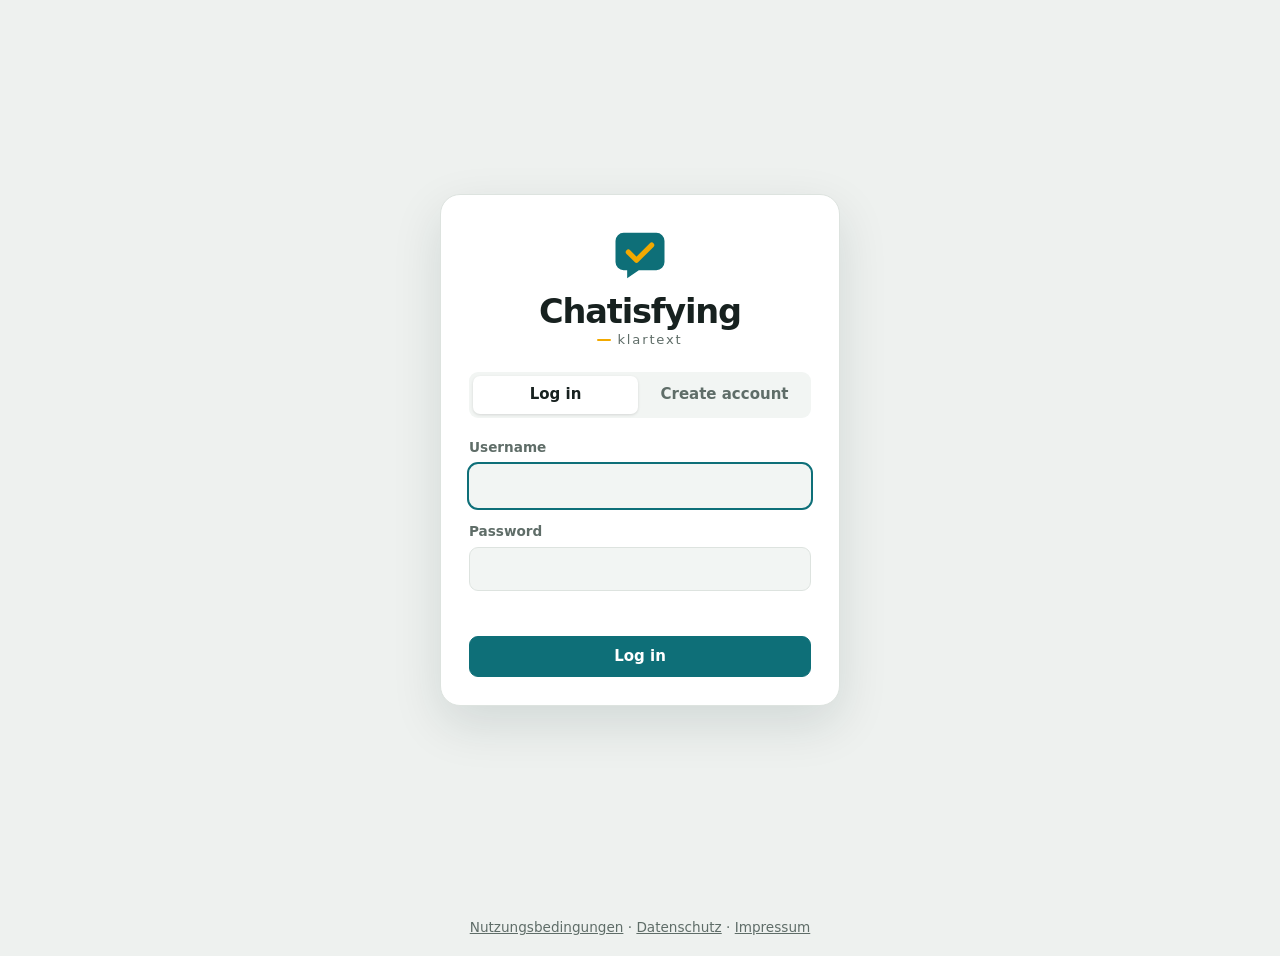
<file: frontend/index.html>
<!doctype html>
<html lang="en">
<head>
  <meta charset="utf-8">
  <meta name="viewport" content="width=device-width, initial-scale=1, viewport-fit=cover">
  <title>Chatisfying · klartext</title>
  <link rel="icon" href="assets/images/logo.svg" type="image/svg+xml">
  <script>try{var t=localStorage.getItem("chatisfying_theme");if(t==="light"||t==="dark")document.documentElement.dataset.theme=t}catch(e){}</script>
  <link rel="manifest" href="manifest.webmanifest">
  <link rel="apple-touch-icon" href="assets/images/icon-180.png">
  <meta name="apple-mobile-web-app-capable" content="yes">
  <meta name="mobile-web-app-capable" content="yes">
  <meta name="theme-color" content="#0e8a96">
  <link rel="stylesheet" href="style.css">
</head>
<body>
  <div id="app" class="boot"><p>Loading Chatisfying…</p></div>
  <noscript>Chatisfying needs JavaScript to run.</noscript>
  <script type="module" src="app.js"></script>
</body>
</html>
</file>
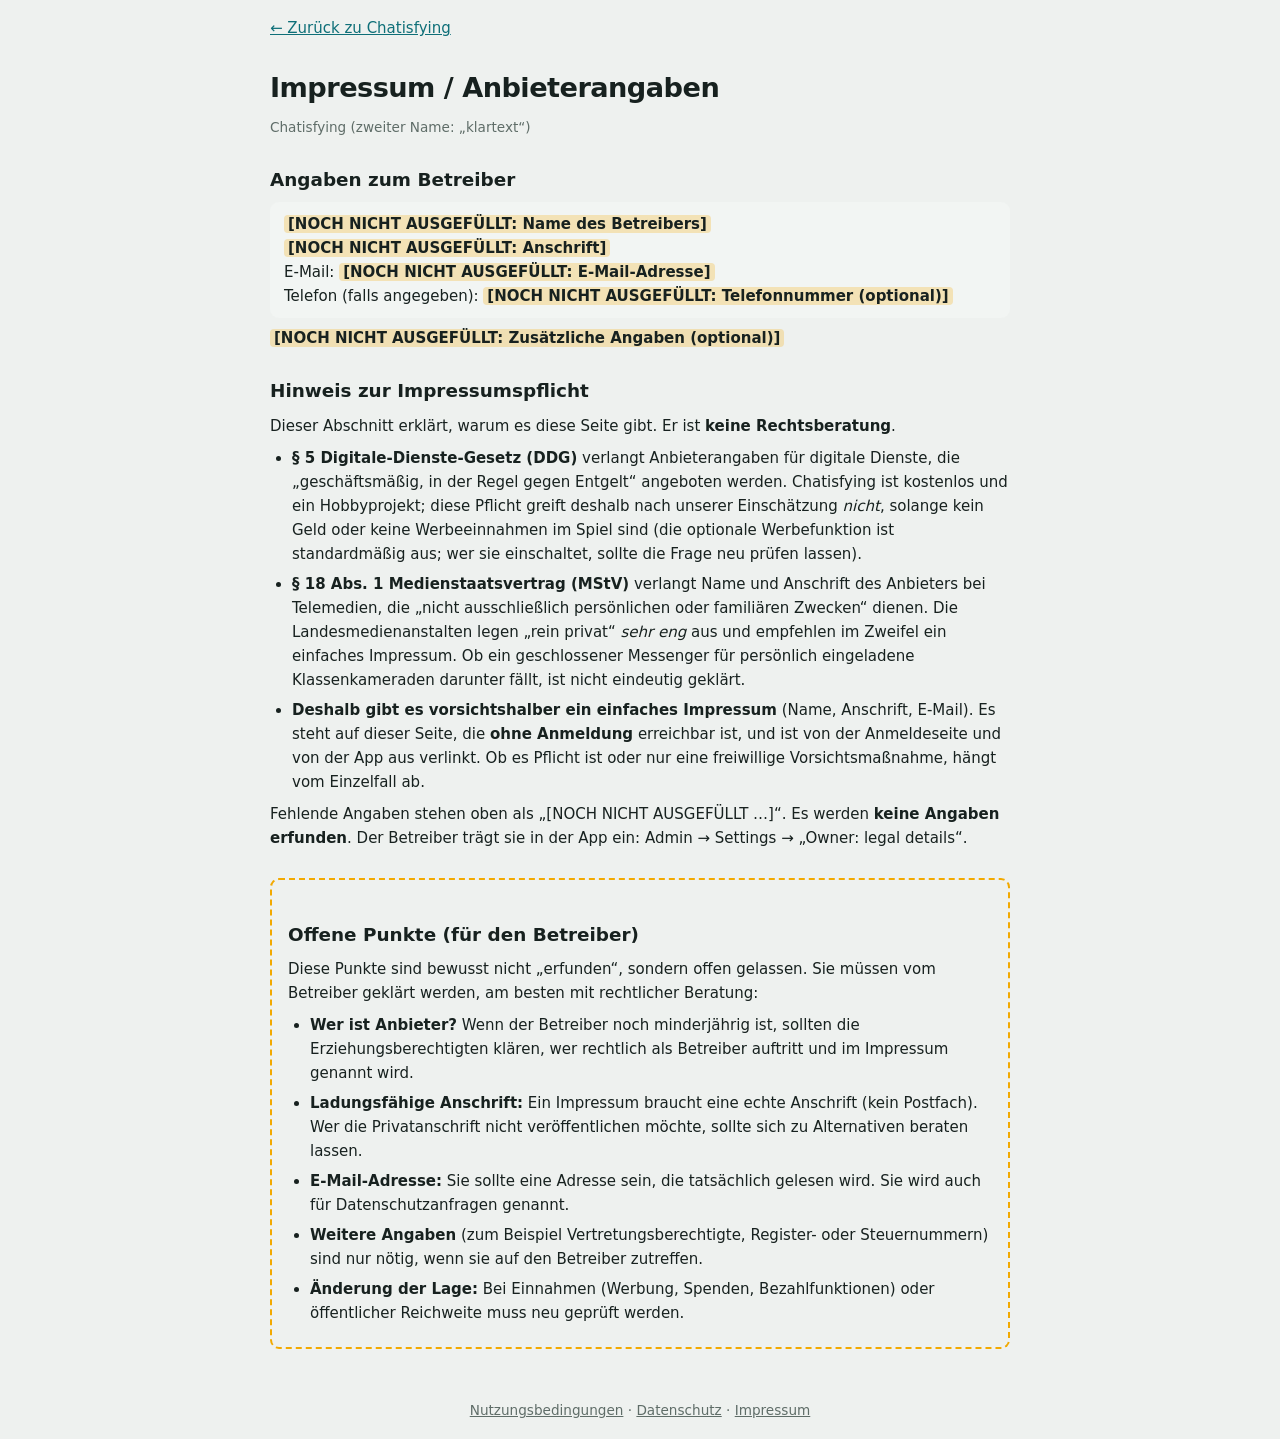
<file: frontend/imprint.html>
<!doctype html>
<html lang="de">
<head>
  <meta charset="utf-8">
  <meta name="viewport" content="width=device-width, initial-scale=1, viewport-fit=cover">
  <title>Impressum · Chatisfying klartext</title>
  <link rel="icon" href="assets/images/logo.svg" type="image/svg+xml">
  <script>try{var t=localStorage.getItem("chatisfying_theme");if(t==="light"||t==="dark")document.documentElement.dataset.theme=t}catch(e){}</script>
  <link rel="stylesheet" href="style.css">
</head>
<body data-page="legal" class="legal-page">
  <header class="legal-head"><a href="index.html">← Zurück zu Chatisfying</a></header>
  <main class="legal">

    <h1>Impressum / Anbieterangaben</h1>
    <p class="muted">Chatisfying (zweiter Name: „klartext“)</p>

    <h2>Angaben zum Betreiber</h2>
    <p class="operator">
      <span data-op="operator_name" data-label="Name des Betreibers" class="todo">[NOCH NICHT AUSGEFÜLLT: Name des Betreibers]</span><br>
      <span data-op="operator_address" data-label="Anschrift" class="todo">[NOCH NICHT AUSGEFÜLLT: Anschrift]</span><br>
      E-Mail: <span data-op="operator_email" data-label="E-Mail-Adresse" class="todo">[NOCH NICHT AUSGEFÜLLT: E-Mail-Adresse]</span><br>
      Telefon (falls angegeben): <span data-op="operator_phone" data-label="Telefonnummer (optional)" class="todo">[NOCH NICHT AUSGEFÜLLT: Telefonnummer (optional)]</span>
    </p>
    <p><span data-op="note" data-label="Zusätzliche Angaben (optional)" class="todo">[NOCH NICHT AUSGEFÜLLT: Zusätzliche Angaben (optional)]</span></p>

    <h2>Hinweis zur Impressumspflicht</h2>
    <p>Dieser Abschnitt erklärt, warum es diese Seite gibt. Er ist <strong>keine Rechtsberatung</strong>.</p>
    <ul>
      <li><strong>§ 5 Digitale-Dienste-Gesetz (DDG)</strong> verlangt Anbieterangaben für digitale Dienste, die „geschäftsmäßig, in der Regel gegen Entgelt“ angeboten werden. Chatisfying ist kostenlos und ein Hobbyprojekt; diese Pflicht greift deshalb nach unserer Einschätzung <em>nicht</em>, solange kein Geld oder keine Werbeeinnahmen im Spiel sind (die optionale Werbefunktion ist standardmäßig aus; wer sie einschaltet, sollte die Frage neu prüfen lassen).</li>
      <li><strong>§ 18 Abs. 1 Medienstaatsvertrag (MStV)</strong> verlangt Name und Anschrift des Anbieters bei Telemedien, die „nicht ausschließlich persönlichen oder familiären Zwecken“ dienen. Die Landesmedienanstalten legen „rein privat“ <em>sehr eng</em> aus und empfehlen im Zweifel ein einfaches Impressum. Ob ein geschlossener Messenger für persönlich eingeladene Klassenkameraden darunter fällt, ist nicht eindeutig geklärt.</li>
      <li><strong>Deshalb gibt es vorsichtshalber ein einfaches Impressum</strong> (Name, Anschrift, E-Mail). Es steht auf dieser Seite, die <strong>ohne Anmeldung</strong> erreichbar ist, und ist von der Anmeldeseite und von der App aus verlinkt. Ob es Pflicht ist oder nur eine freiwillige Vorsichtsmaßnahme, hängt vom Einzelfall ab.</li>
    </ul>
    <p>Fehlende Angaben stehen oben als „[NOCH NICHT AUSGEFÜLLT …]“. Es werden <strong>keine Angaben erfunden</strong>. Der Betreiber trägt sie in der App ein: Admin → Settings → „Owner: legal details“.</p>

    <div class="todo-box"><h2>Offene Punkte (für den Betreiber)</h2><p>Diese Punkte sind bewusst nicht „erfunden“, sondern offen gelassen. Sie müssen vom Betreiber geklärt werden, am besten mit rechtlicher Beratung:</p><ul><li><strong>Wer ist Anbieter?</strong> Wenn der Betreiber noch minderjährig ist, sollten die Erziehungsberechtigten klären, wer rechtlich als Betreiber auftritt und im Impressum genannt wird.</li><li><strong>Ladungsfähige Anschrift:</strong> Ein Impressum braucht eine echte Anschrift (kein Postfach). Wer die Privatanschrift nicht veröffentlichen möchte, sollte sich zu Alternativen beraten lassen.</li><li><strong>E-Mail-Adresse:</strong> Sie sollte eine Adresse sein, die tatsächlich gelesen wird. Sie wird auch für Datenschutzanfragen genannt.</li><li><strong>Weitere Angaben</strong> (zum Beispiel Vertretungsberechtigte, Register- oder Steuernummern) sind nur nötig, wenn sie auf den Betreiber zutreffen.</li><li><strong>Änderung der Lage:</strong> Bei Einnahmen (Werbung, Spenden, Bezahlfunktionen) oder öffentlicher Reichweite muss neu geprüft werden.</li></ul></div>

  </main>
  <footer class="legal-footer">
    <a href="terms.html">Nutzungsbedingungen</a> · <a href="privacy.html">Datenschutz</a> · <a href="imprint.html">Impressum</a>
  </footer>
  <script type="module" src="legal.js"></script>
</body>
</html>
</file>
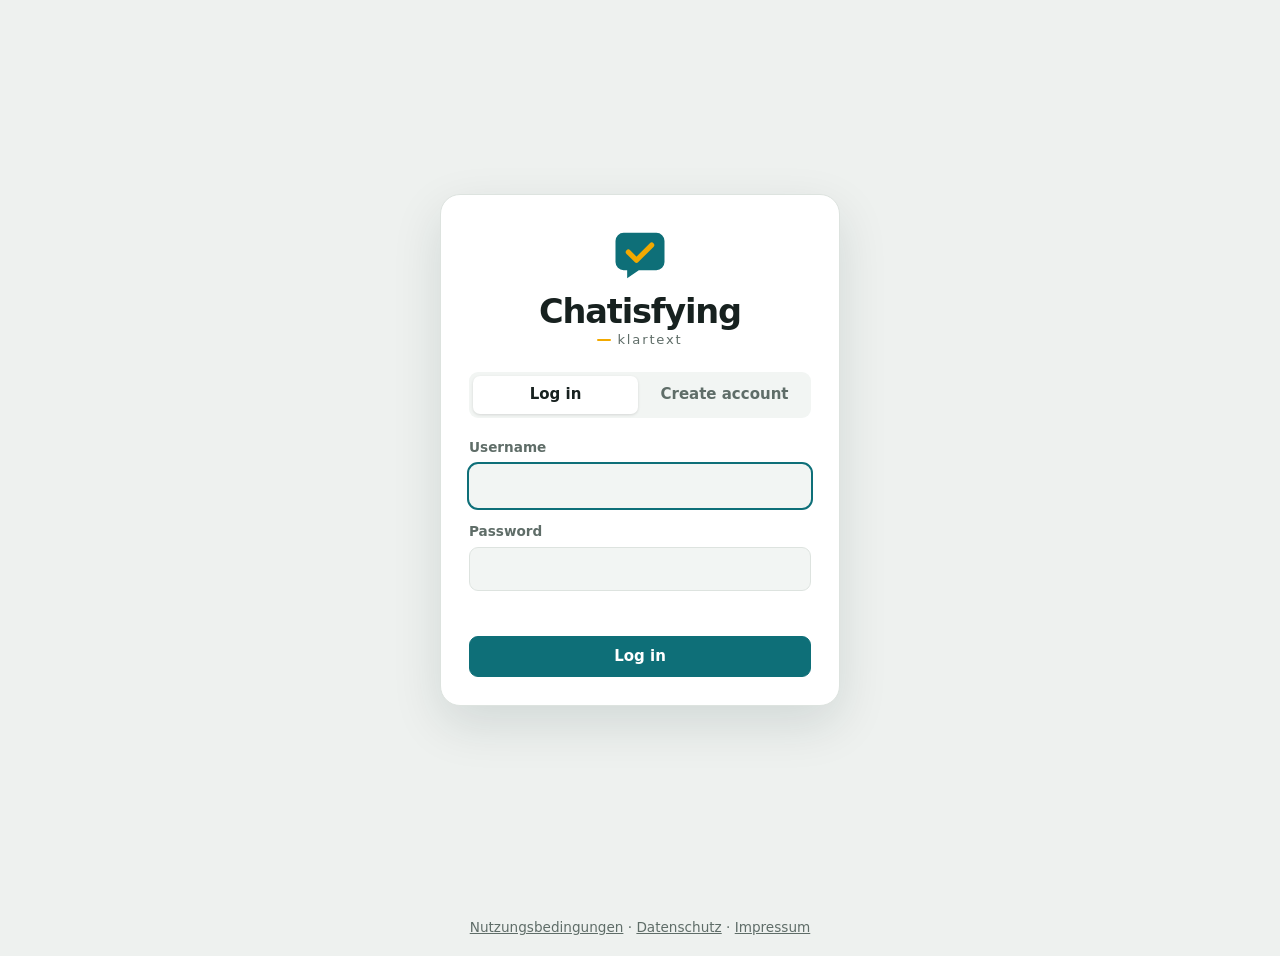
<file: frontend/login.html>
<!doctype html>
<html lang="en">
<head>
  <meta charset="utf-8">
  <meta name="viewport" content="width=device-width, initial-scale=1, viewport-fit=cover">
  <title>Log in · Chatisfying klartext</title>
  <link rel="icon" href="assets/images/logo.svg" type="image/svg+xml">
  <script>try{var t=localStorage.getItem("chatisfying_theme");if(t==="light"||t==="dark")document.documentElement.dataset.theme=t}catch(e){}</script>
  <link rel="manifest" href="manifest.webmanifest">
  <link rel="apple-touch-icon" href="assets/images/icon-180.png">
  <meta name="apple-mobile-web-app-capable" content="yes">
  <meta name="mobile-web-app-capable" content="yes">
  <meta name="theme-color" content="#0e8a96">
  <link rel="stylesheet" href="style.css">
</head>
<body data-page="login">
  <main id="login-root" class="login"></main>
  <footer class="legal-footer">
    <a href="terms.html">Nutzungsbedingungen</a> · <a href="privacy.html">Datenschutz</a> · <a href="imprint.html">Impressum</a>
  </footer>
  <noscript>Chatisfying needs JavaScript to run.</noscript>
  <script type="module" src="auth.js"></script>
</body>
</html>
</file>
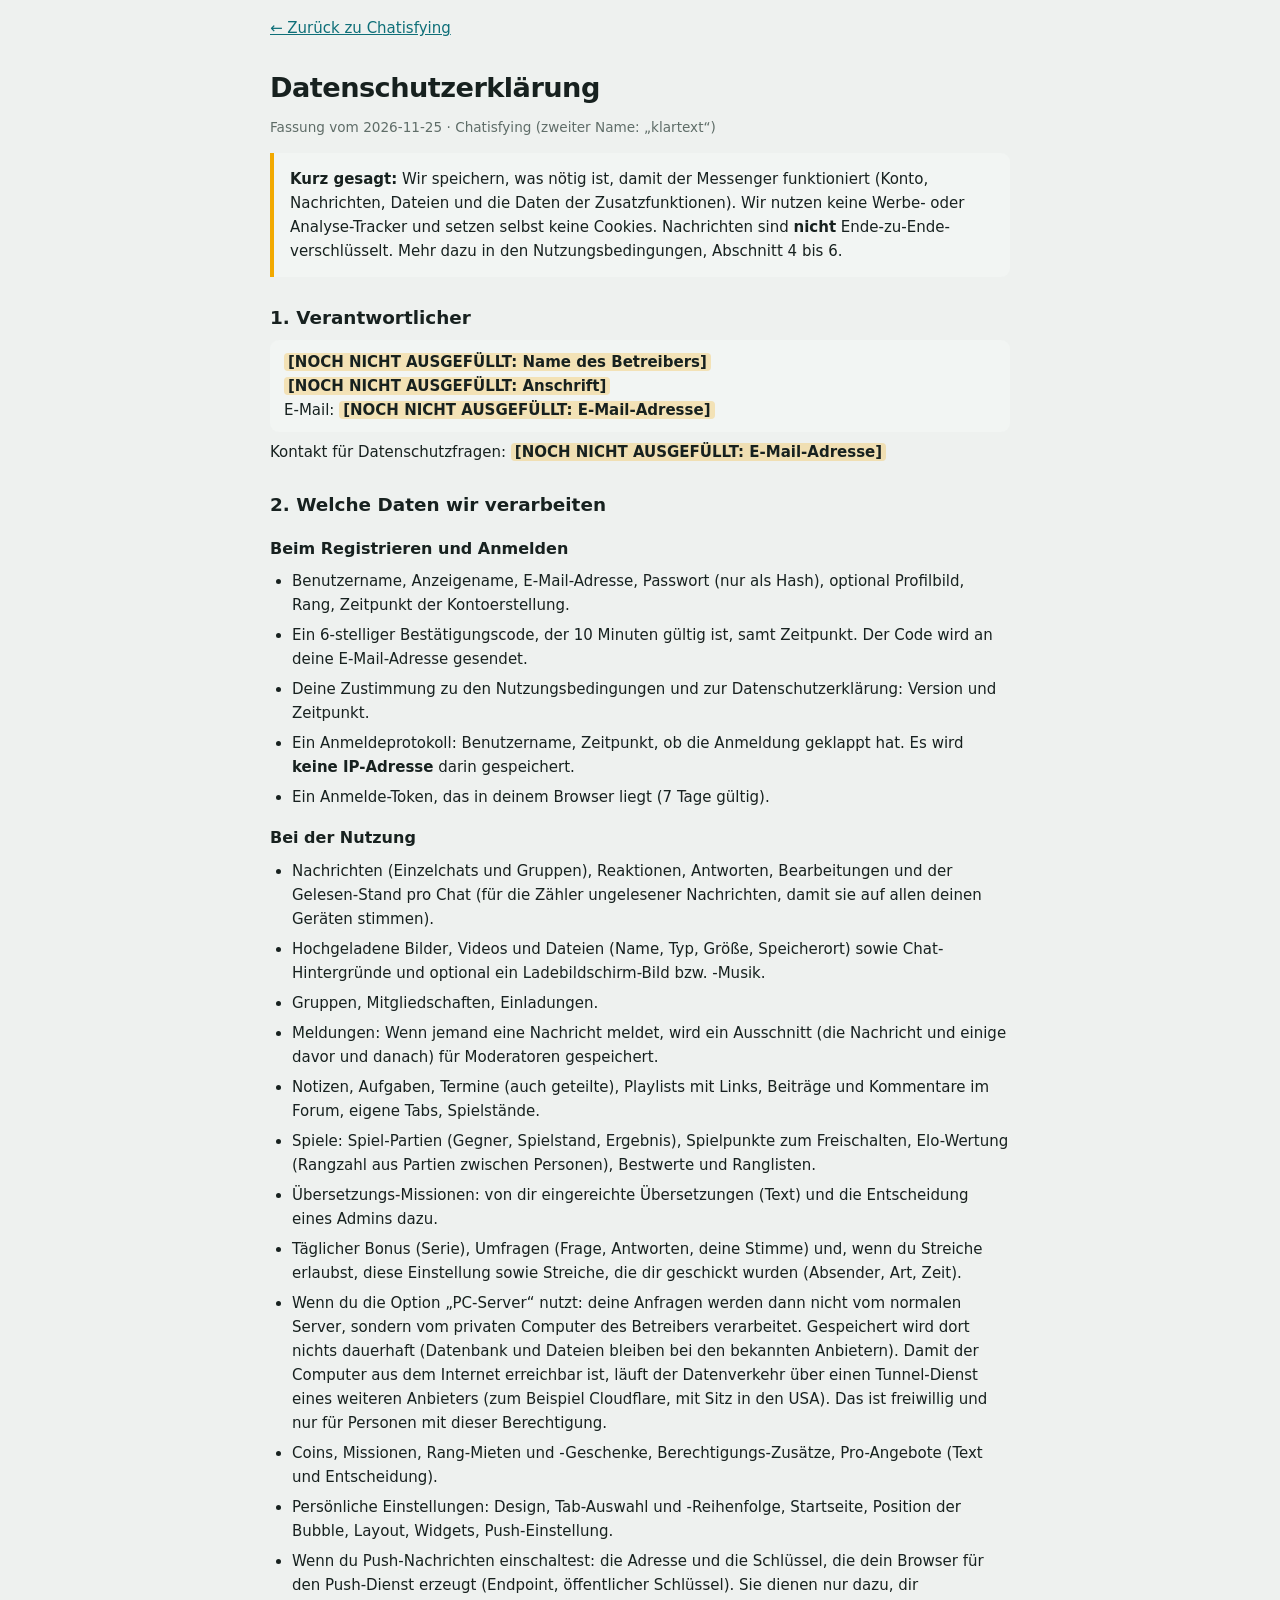
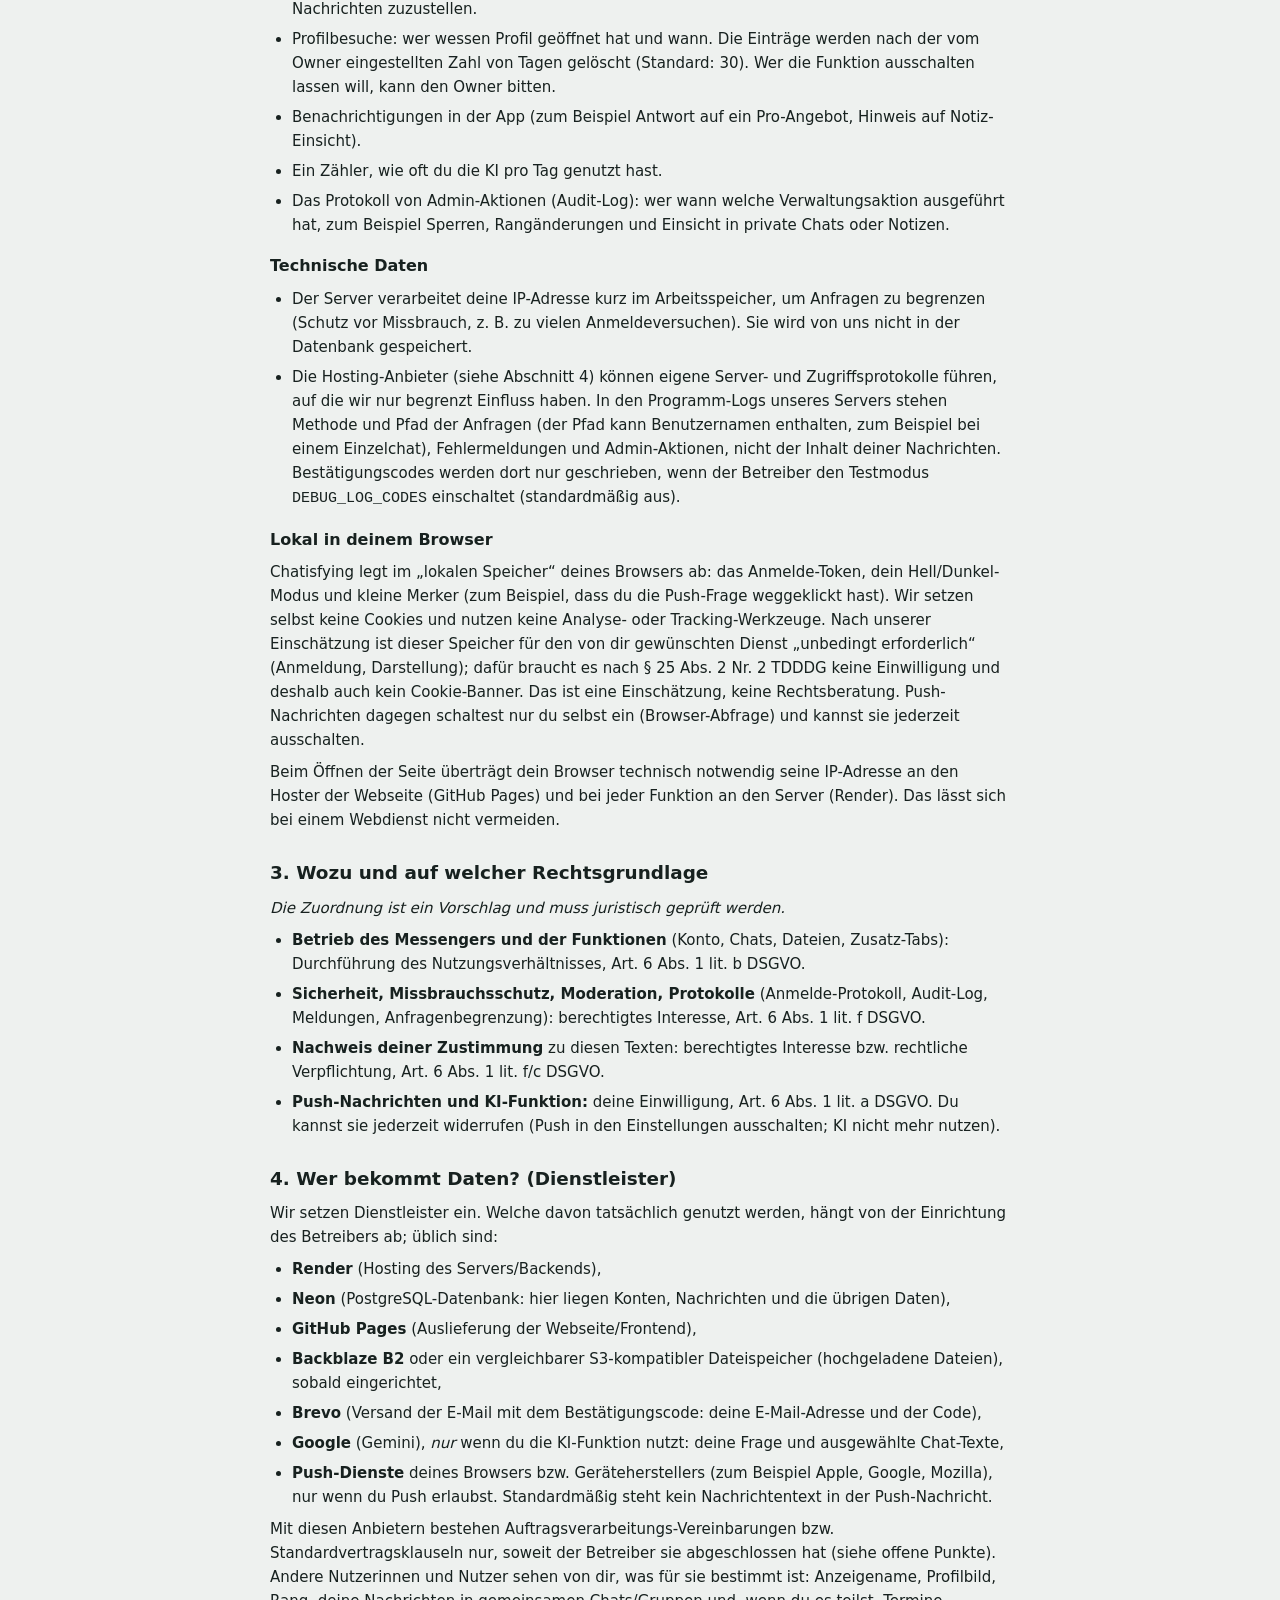
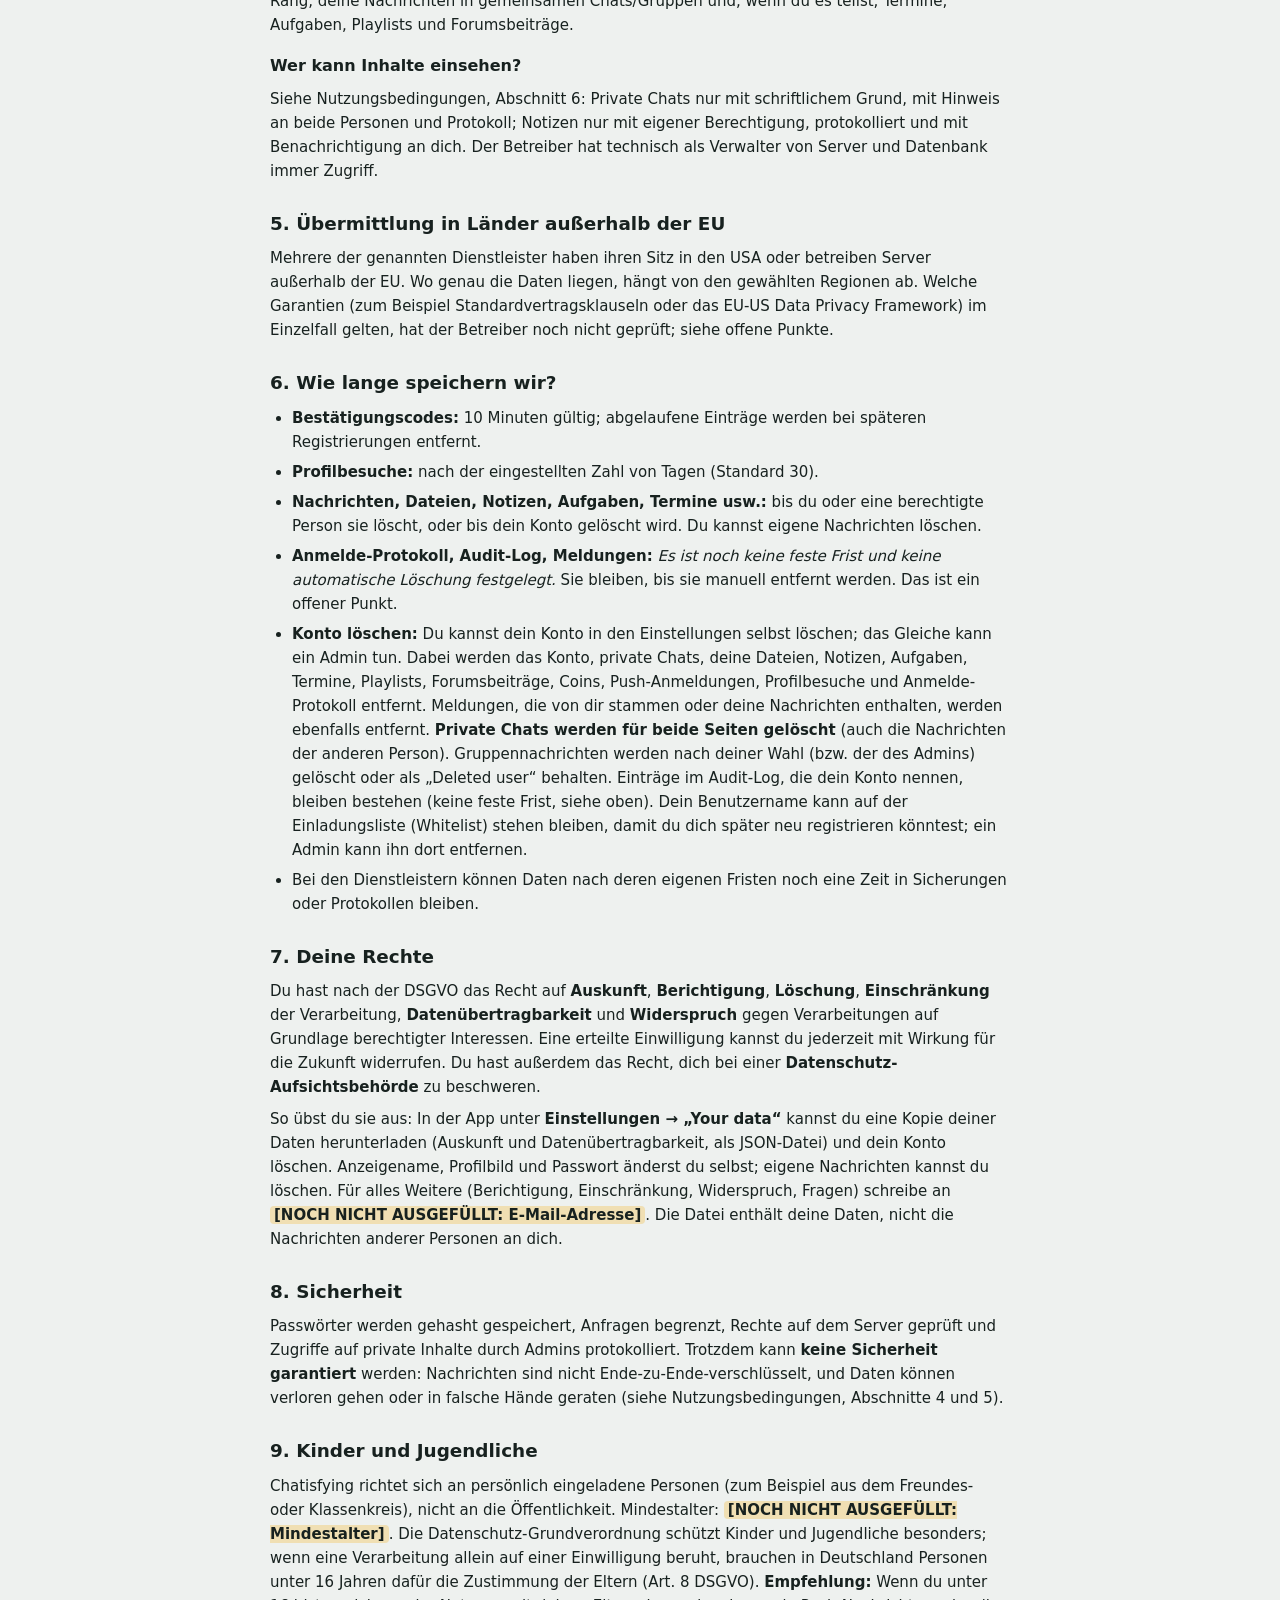
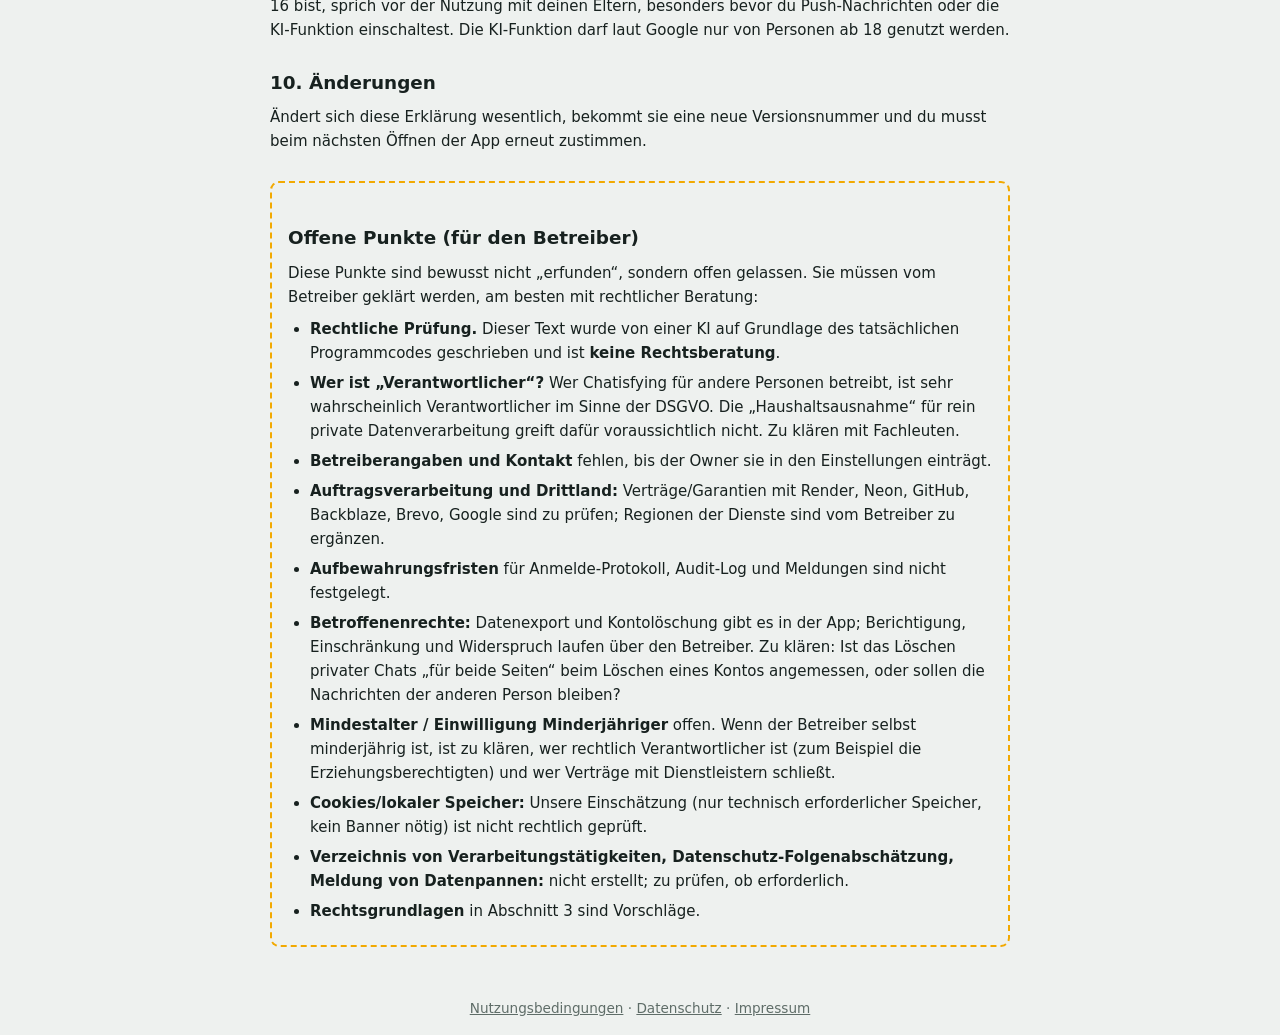
<file: frontend/privacy.html>
<!doctype html>
<html lang="de">
<head>
  <meta charset="utf-8">
  <meta name="viewport" content="width=device-width, initial-scale=1, viewport-fit=cover">
  <title>Datenschutzerklärung · Chatisfying klartext</title>
  <link rel="icon" href="assets/images/logo.svg" type="image/svg+xml">
  <script>try{var t=localStorage.getItem("chatisfying_theme");if(t==="light"||t==="dark")document.documentElement.dataset.theme=t}catch(e){}</script>
  <link rel="stylesheet" href="style.css">
</head>
<body data-page="legal" class="legal-page">
  <header class="legal-head"><a href="index.html">← Zurück zu Chatisfying</a></header>
  <main class="legal">

    <h1>Datenschutzerklärung</h1>
    <p class="muted">Fassung vom <span data-version="privacy_version">2026-11-25</span> · Chatisfying (zweiter Name: „klartext“)</p>

    <div class="notice-box">
      <strong>Kurz gesagt:</strong> Wir speichern, was nötig ist, damit der Messenger funktioniert (Konto, Nachrichten, Dateien und die Daten der Zusatzfunktionen). Wir nutzen keine Werbe- oder Analyse-Tracker und setzen selbst keine Cookies. Nachrichten sind <strong>nicht</strong> Ende-zu-Ende-verschlüsselt. Mehr dazu in den Nutzungsbedingungen, Abschnitt 4 bis 6.
    </div>

    <h2>1. Verantwortlicher</h2>
    <p class="operator">
    <span data-op="operator_name" data-label="Name des Betreibers" class="todo">[NOCH NICHT AUSGEFÜLLT: Name des Betreibers]</span><br>
    <span data-op="operator_address" data-label="Anschrift" class="todo">[NOCH NICHT AUSGEFÜLLT: Anschrift]</span><br>
    E-Mail: <span data-op="operator_email" data-label="E-Mail-Adresse" class="todo">[NOCH NICHT AUSGEFÜLLT: E-Mail-Adresse]</span>
  </p>
    <p>Kontakt für Datenschutzfragen: <span data-op="operator_email" data-label="E-Mail-Adresse" class="todo">[NOCH NICHT AUSGEFÜLLT: E-Mail-Adresse]</span></p>

    <h2>2. Welche Daten wir verarbeiten</h2>
    <h3>Beim Registrieren und Anmelden</h3>
    <ul>
      <li>Benutzername, Anzeigename, E-Mail-Adresse, Passwort (nur als Hash), optional Profilbild, Rang, Zeitpunkt der Kontoerstellung.</li>
      <li>Ein 6-stelliger Bestätigungscode, der 10 Minuten gültig ist, samt Zeitpunkt. Der Code wird an deine E-Mail-Adresse gesendet.</li>
      <li>Deine Zustimmung zu den Nutzungsbedingungen und zur Datenschutzerklärung: Version und Zeitpunkt.</li>
      <li>Ein Anmeldeprotokoll: Benutzername, Zeitpunkt, ob die Anmeldung geklappt hat. Es wird <strong>keine IP-Adresse</strong> darin gespeichert.</li>
      <li>Ein Anmelde-Token, das in deinem Browser liegt (7 Tage gültig).</li>
    </ul>
    <h3>Bei der Nutzung</h3>
    <ul>
      <li>Nachrichten (Einzelchats und Gruppen), Reaktionen, Antworten, Bearbeitungen und der Gelesen-Stand pro Chat (für die Zähler ungelesener Nachrichten, damit sie auf allen deinen Geräten stimmen).</li>
      <li>Hochgeladene Bilder, Videos und Dateien (Name, Typ, Größe, Speicherort) sowie Chat-Hintergründe und optional ein Ladebildschirm-Bild bzw. -Musik.</li>
      <li>Gruppen, Mitgliedschaften, Einladungen.</li>
      <li>Meldungen: Wenn jemand eine Nachricht meldet, wird ein Ausschnitt (die Nachricht und einige davor und danach) für Moderatoren gespeichert.</li>
      <li>Notizen, Aufgaben, Termine (auch geteilte), Playlists mit Links, Beiträge und Kommentare im Forum, eigene Tabs, Spielstände.</li>
      <li>Spiele: Spiel-Partien (Gegner, Spielstand, Ergebnis), Spielpunkte zum Freischalten, Elo-Wertung (Rangzahl aus Partien zwischen Personen), Bestwerte und Ranglisten.</li>
      <li>Übersetzungs-Missionen: von dir eingereichte Übersetzungen (Text) und die Entscheidung eines Admins dazu.</li>
      <li>Täglicher Bonus (Serie), Umfragen (Frage, Antworten, deine Stimme) und, wenn du Streiche erlaubst, diese Einstellung sowie Streiche, die dir geschickt wurden (Absender, Art, Zeit).</li>
      <li>Wenn du die Option „PC-Server“ nutzt: deine Anfragen werden dann nicht vom normalen Server, sondern vom privaten Computer des Betreibers verarbeitet. Gespeichert wird dort nichts dauerhaft (Datenbank und Dateien bleiben bei den bekannten Anbietern). Damit der Computer aus dem Internet erreichbar ist, läuft der Datenverkehr über einen Tunnel-Dienst eines weiteren Anbieters (zum Beispiel Cloudflare, mit Sitz in den USA). Das ist freiwillig und nur für Personen mit dieser Berechtigung.</li>
      <li>Coins, Missionen, Rang-Mieten und -Geschenke, Berechtigungs-Zusätze, Pro-Angebote (Text und Entscheidung).</li>
      <li>Persönliche Einstellungen: Design, Tab-Auswahl und -Reihenfolge, Startseite, Position der Bubble, Layout, Widgets, Push-Einstellung.</li>
      <li>Wenn du Push-Nachrichten einschaltest: die Adresse und die Schlüssel, die dein Browser für den Push-Dienst erzeugt (Endpoint, öffentlicher Schlüssel). Sie dienen nur dazu, dir Nachrichten zuzustellen.</li>
      <li>Profilbesuche: wer wessen Profil geöffnet hat und wann. Die Einträge werden nach der vom Owner eingestellten Zahl von Tagen gelöscht (Standard: 30). Wer die Funktion ausschalten lassen will, kann den Owner bitten.</li>
      <li>Benachrichtigungen in der App (zum Beispiel Antwort auf ein Pro-Angebot, Hinweis auf Notiz-Einsicht).</li>
      <li>Ein Zähler, wie oft du die KI pro Tag genutzt hast.</li>
      <li>Das Protokoll von Admin-Aktionen (Audit-Log): wer wann welche Verwaltungsaktion ausgeführt hat, zum Beispiel Sperren, Rangänderungen und Einsicht in private Chats oder Notizen.</li>
    </ul>
    <h3>Technische Daten</h3>
    <ul>
      <li>Der Server verarbeitet deine IP-Adresse kurz im Arbeitsspeicher, um Anfragen zu begrenzen (Schutz vor Missbrauch, z. B. zu vielen Anmeldeversuchen). Sie wird von uns nicht in der Datenbank gespeichert.</li>
      <li>Die Hosting-Anbieter (siehe Abschnitt 4) können eigene Server- und Zugriffsprotokolle führen, auf die wir nur begrenzt Einfluss haben. In den Programm-Logs unseres Servers stehen Methode und Pfad der Anfragen (der Pfad kann Benutzernamen enthalten, zum Beispiel bei einem Einzelchat), Fehlermeldungen und Admin-Aktionen, nicht der Inhalt deiner Nachrichten. Bestätigungscodes werden dort nur geschrieben, wenn der Betreiber den Testmodus <code>DEBUG_LOG_CODES</code> einschaltet (standardmäßig aus).</li>
    </ul>
    <h3>Lokal in deinem Browser</h3>
    <p>Chatisfying legt im „lokalen Speicher“ deines Browsers ab: das Anmelde-Token, dein Hell/Dunkel-Modus und kleine Merker (zum Beispiel, dass du die Push-Frage weggeklickt hast). Wir setzen selbst keine Cookies und nutzen keine Analyse- oder Tracking-Werkzeuge. Nach unserer Einschätzung ist dieser Speicher für den von dir gewünschten Dienst „unbedingt erforderlich“ (Anmeldung, Darstellung); dafür braucht es nach § 25 Abs. 2 Nr. 2 TDDDG keine Einwilligung und deshalb auch kein Cookie-Banner. Das ist eine Einschätzung, keine Rechtsberatung. Push-Nachrichten dagegen schaltest nur du selbst ein (Browser-Abfrage) und kannst sie jederzeit ausschalten.</p>
    <p>Beim Öffnen der Seite überträgt dein Browser technisch notwendig seine IP-Adresse an den Hoster der Webseite (GitHub Pages) und bei jeder Funktion an den Server (Render). Das lässt sich bei einem Webdienst nicht vermeiden.</p>

    <h2>3. Wozu und auf welcher Rechtsgrundlage</h2>
    <p><em>Die Zuordnung ist ein Vorschlag und muss juristisch geprüft werden.</em></p>
    <ul>
      <li><strong>Betrieb des Messengers und der Funktionen</strong> (Konto, Chats, Dateien, Zusatz-Tabs): Durchführung des Nutzungsverhältnisses, Art. 6 Abs. 1 lit. b DSGVO.</li>
      <li><strong>Sicherheit, Missbrauchsschutz, Moderation, Protokolle</strong> (Anmelde-Protokoll, Audit-Log, Meldungen, Anfragenbegrenzung): berechtigtes Interesse, Art. 6 Abs. 1 lit. f DSGVO.</li>
      <li><strong>Nachweis deiner Zustimmung</strong> zu diesen Texten: berechtigtes Interesse bzw. rechtliche Verpflichtung, Art. 6 Abs. 1 lit. f/c DSGVO.</li>
      <li><strong>Push-Nachrichten und KI-Funktion:</strong> deine Einwilligung, Art. 6 Abs. 1 lit. a DSGVO. Du kannst sie jederzeit widerrufen (Push in den Einstellungen ausschalten; KI nicht mehr nutzen).</li>
    </ul>

    <h2>4. Wer bekommt Daten? (Dienstleister)</h2>
    <p>Wir setzen Dienstleister ein. Welche davon tatsächlich genutzt werden, hängt von der Einrichtung des Betreibers ab; üblich sind:</p>
    <ul>
      <li><strong>Render</strong> (Hosting des Servers/Backends),</li>
      <li><strong>Neon</strong> (PostgreSQL-Datenbank: hier liegen Konten, Nachrichten und die übrigen Daten),</li>
      <li><strong>GitHub Pages</strong> (Auslieferung der Webseite/Frontend),</li>
      <li><strong>Backblaze B2</strong> oder ein vergleichbarer S3-kompatibler Dateispeicher (hochgeladene Dateien), sobald eingerichtet,</li>
      <li><strong>Brevo</strong> (Versand der E-Mail mit dem Bestätigungscode: deine E-Mail-Adresse und der Code),</li>
      <li><strong>Google</strong> (Gemini), <em>nur</em> wenn du die KI-Funktion nutzt: deine Frage und ausgewählte Chat-Texte,</li>
      <li><strong>Push-Dienste</strong> deines Browsers bzw. Geräteherstellers (zum Beispiel Apple, Google, Mozilla), nur wenn du Push erlaubst. Standardmäßig steht kein Nachrichtentext in der Push-Nachricht.</li>
    </ul>
    <p>Mit diesen Anbietern bestehen Auftragsverarbeitungs-Vereinbarungen bzw. Standardvertragsklauseln nur, soweit der Betreiber sie abgeschlossen hat (siehe offene Punkte). Andere Nutzerinnen und Nutzer sehen von dir, was für sie bestimmt ist: Anzeigename, Profilbild, Rang, deine Nachrichten in gemeinsamen Chats/Gruppen und, wenn du es teilst, Termine, Aufgaben, Playlists und Forumsbeiträge.</p>
    <h3>Wer kann Inhalte einsehen?</h3>
    <p>Siehe Nutzungsbedingungen, Abschnitt 6: Private Chats nur mit schriftlichem Grund, mit Hinweis an beide Personen und Protokoll; Notizen nur mit eigener Berechtigung, protokolliert und mit Benachrichtigung an dich. Der Betreiber hat technisch als Verwalter von Server und Datenbank immer Zugriff.</p>

    <h2>5. Übermittlung in Länder außerhalb der EU</h2>
    <p>Mehrere der genannten Dienstleister haben ihren Sitz in den USA oder betreiben Server außerhalb der EU. Wo genau die Daten liegen, hängt von den gewählten Regionen ab. Welche Garantien (zum Beispiel Standardvertragsklauseln oder das EU-US Data Privacy Framework) im Einzelfall gelten, hat der Betreiber noch nicht geprüft; siehe offene Punkte.</p>

    <h2>6. Wie lange speichern wir?</h2>
    <ul>
      <li><strong>Bestätigungscodes:</strong> 10 Minuten gültig; abgelaufene Einträge werden bei späteren Registrierungen entfernt.</li>
      <li><strong>Profilbesuche:</strong> nach der eingestellten Zahl von Tagen (Standard 30).</li>
      <li><strong>Nachrichten, Dateien, Notizen, Aufgaben, Termine usw.:</strong> bis du oder eine berechtigte Person sie löscht, oder bis dein Konto gelöscht wird. Du kannst eigene Nachrichten löschen.</li>
      <li><strong>Anmelde-Protokoll, Audit-Log, Meldungen:</strong> <em>Es ist noch keine feste Frist und keine automatische Löschung festgelegt.</em> Sie bleiben, bis sie manuell entfernt werden. Das ist ein offener Punkt.</li>
      <li><strong>Konto löschen:</strong> Du kannst dein Konto in den Einstellungen selbst löschen; das Gleiche kann ein Admin tun. Dabei werden das Konto, private Chats, deine Dateien, Notizen, Aufgaben, Termine, Playlists, Forumsbeiträge, Coins, Push-Anmeldungen, Profilbesuche und Anmelde-Protokoll entfernt. Meldungen, die von dir stammen oder deine Nachrichten enthalten, werden ebenfalls entfernt. <strong>Private Chats werden für beide Seiten gelöscht</strong> (auch die Nachrichten der anderen Person). Gruppennachrichten werden nach deiner Wahl (bzw. der des Admins) gelöscht oder als „Deleted user“ behalten. Einträge im Audit-Log, die dein Konto nennen, bleiben bestehen (keine feste Frist, siehe oben). Dein Benutzername kann auf der Einladungsliste (Whitelist) stehen bleiben, damit du dich später neu registrieren könntest; ein Admin kann ihn dort entfernen.</li>
      <li>Bei den Dienstleistern können Daten nach deren eigenen Fristen noch eine Zeit in Sicherungen oder Protokollen bleiben.</li>
    </ul>

    <h2>7. Deine Rechte</h2>
    <p>Du hast nach der DSGVO das Recht auf <strong>Auskunft</strong>, <strong>Berichtigung</strong>, <strong>Löschung</strong>, <strong>Einschränkung</strong> der Verarbeitung, <strong>Datenübertragbarkeit</strong> und <strong>Widerspruch</strong> gegen Verarbeitungen auf Grundlage berechtigter Interessen. Eine erteilte Einwilligung kannst du jederzeit mit Wirkung für die Zukunft widerrufen. Du hast außerdem das Recht, dich bei einer <strong>Datenschutz-Aufsichtsbehörde</strong> zu beschweren.</p>
    <p>So übst du sie aus: In der App unter <strong>Einstellungen → „Your data“</strong> kannst du eine Kopie deiner Daten herunterladen (Auskunft und Datenübertragbarkeit, als JSON-Datei) und dein Konto löschen. Anzeigename, Profilbild und Passwort änderst du selbst; eigene Nachrichten kannst du löschen. Für alles Weitere (Berichtigung, Einschränkung, Widerspruch, Fragen) schreibe an <span data-op="operator_email" data-label="E-Mail-Adresse" class="todo">[NOCH NICHT AUSGEFÜLLT: E-Mail-Adresse]</span>. Die Datei enthält deine Daten, nicht die Nachrichten anderer Personen an dich.</p>

    <h2>8. Sicherheit</h2>
    <p>Passwörter werden gehasht gespeichert, Anfragen begrenzt, Rechte auf dem Server geprüft und Zugriffe auf private Inhalte durch Admins protokolliert. Trotzdem kann <strong>keine Sicherheit garantiert</strong> werden: Nachrichten sind nicht Ende-zu-Ende-verschlüsselt, und Daten können verloren gehen oder in falsche Hände geraten (siehe Nutzungsbedingungen, Abschnitte 4 und 5).</p>

    <h2>9. Kinder und Jugendliche</h2>
    <p>Chatisfying richtet sich an persönlich eingeladene Personen (zum Beispiel aus dem Freundes- oder Klassenkreis), nicht an die Öffentlichkeit. Mindestalter: <span data-op="min_age" data-label="Mindestalter" class="todo">[NOCH NICHT AUSGEFÜLLT: Mindestalter]</span>. Die Datenschutz-Grundverordnung schützt Kinder und Jugendliche besonders; wenn eine Verarbeitung allein auf einer Einwilligung beruht, brauchen in Deutschland Personen unter 16 Jahren dafür die Zustimmung der Eltern (Art. 8 DSGVO). <strong>Empfehlung:</strong> Wenn du unter 16 bist, sprich vor der Nutzung mit deinen Eltern, besonders bevor du Push-Nachrichten oder die KI-Funktion einschaltest. Die KI-Funktion darf laut Google nur von Personen ab 18 genutzt werden.</p>

    <h2>10. Änderungen</h2>
    <p>Ändert sich diese Erklärung wesentlich, bekommt sie eine neue Versionsnummer und du musst beim nächsten Öffnen der App erneut zustimmen.</p>

    <div class="todo-box"><h2>Offene Punkte (für den Betreiber)</h2><p>Diese Punkte sind bewusst nicht „erfunden“, sondern offen gelassen. Sie müssen vom Betreiber geklärt werden, am besten mit rechtlicher Beratung:</p><ul><li><strong>Rechtliche Prüfung.</strong> Dieser Text wurde von einer KI auf Grundlage des tatsächlichen Programmcodes geschrieben und ist <strong>keine Rechtsberatung</strong>.</li><li><strong>Wer ist „Verantwortlicher“?</strong> Wer Chatisfying für andere Personen betreibt, ist sehr wahrscheinlich Verantwortlicher im Sinne der DSGVO. Die „Haushaltsausnahme“ für rein private Datenverarbeitung greift dafür voraussichtlich nicht. Zu klären mit Fachleuten.</li><li><strong>Betreiberangaben und Kontakt</strong> fehlen, bis der Owner sie in den Einstellungen einträgt.</li><li><strong>Auftragsverarbeitung und Drittland:</strong> Verträge/Garantien mit Render, Neon, GitHub, Backblaze, Brevo, Google sind zu prüfen; Regionen der Dienste sind vom Betreiber zu ergänzen.</li><li><strong>Aufbewahrungsfristen</strong> für Anmelde-Protokoll, Audit-Log und Meldungen sind nicht festgelegt.</li><li><strong>Betroffenenrechte:</strong> Datenexport und Kontolöschung gibt es in der App; Berichtigung, Einschränkung und Widerspruch laufen über den Betreiber. Zu klären: Ist das Löschen privater Chats „für beide Seiten“ beim Löschen eines Kontos angemessen, oder sollen die Nachrichten der anderen Person bleiben?</li><li><strong>Mindestalter / Einwilligung Minderjähriger</strong> offen. Wenn der Betreiber selbst minderjährig ist, ist zu klären, wer rechtlich Verantwortlicher ist (zum Beispiel die Erziehungsberechtigten) und wer Verträge mit Dienstleistern schließt.</li><li><strong>Cookies/lokaler Speicher:</strong> Unsere Einschätzung (nur technisch erforderlicher Speicher, kein Banner nötig) ist nicht rechtlich geprüft.</li><li><strong>Verzeichnis von Verarbeitungstätigkeiten, Datenschutz-Folgenabschätzung, Meldung von Datenpannen:</strong> nicht erstellt; zu prüfen, ob erforderlich.</li><li><strong>Rechtsgrundlagen</strong> in Abschnitt 3 sind Vorschläge.</li></ul></div>

  </main>
  <footer class="legal-footer">
    <a href="terms.html">Nutzungsbedingungen</a> · <a href="privacy.html">Datenschutz</a> · <a href="imprint.html">Impressum</a>
  </footer>
  <script type="module" src="legal.js"></script>
</body>
</html>
</file>
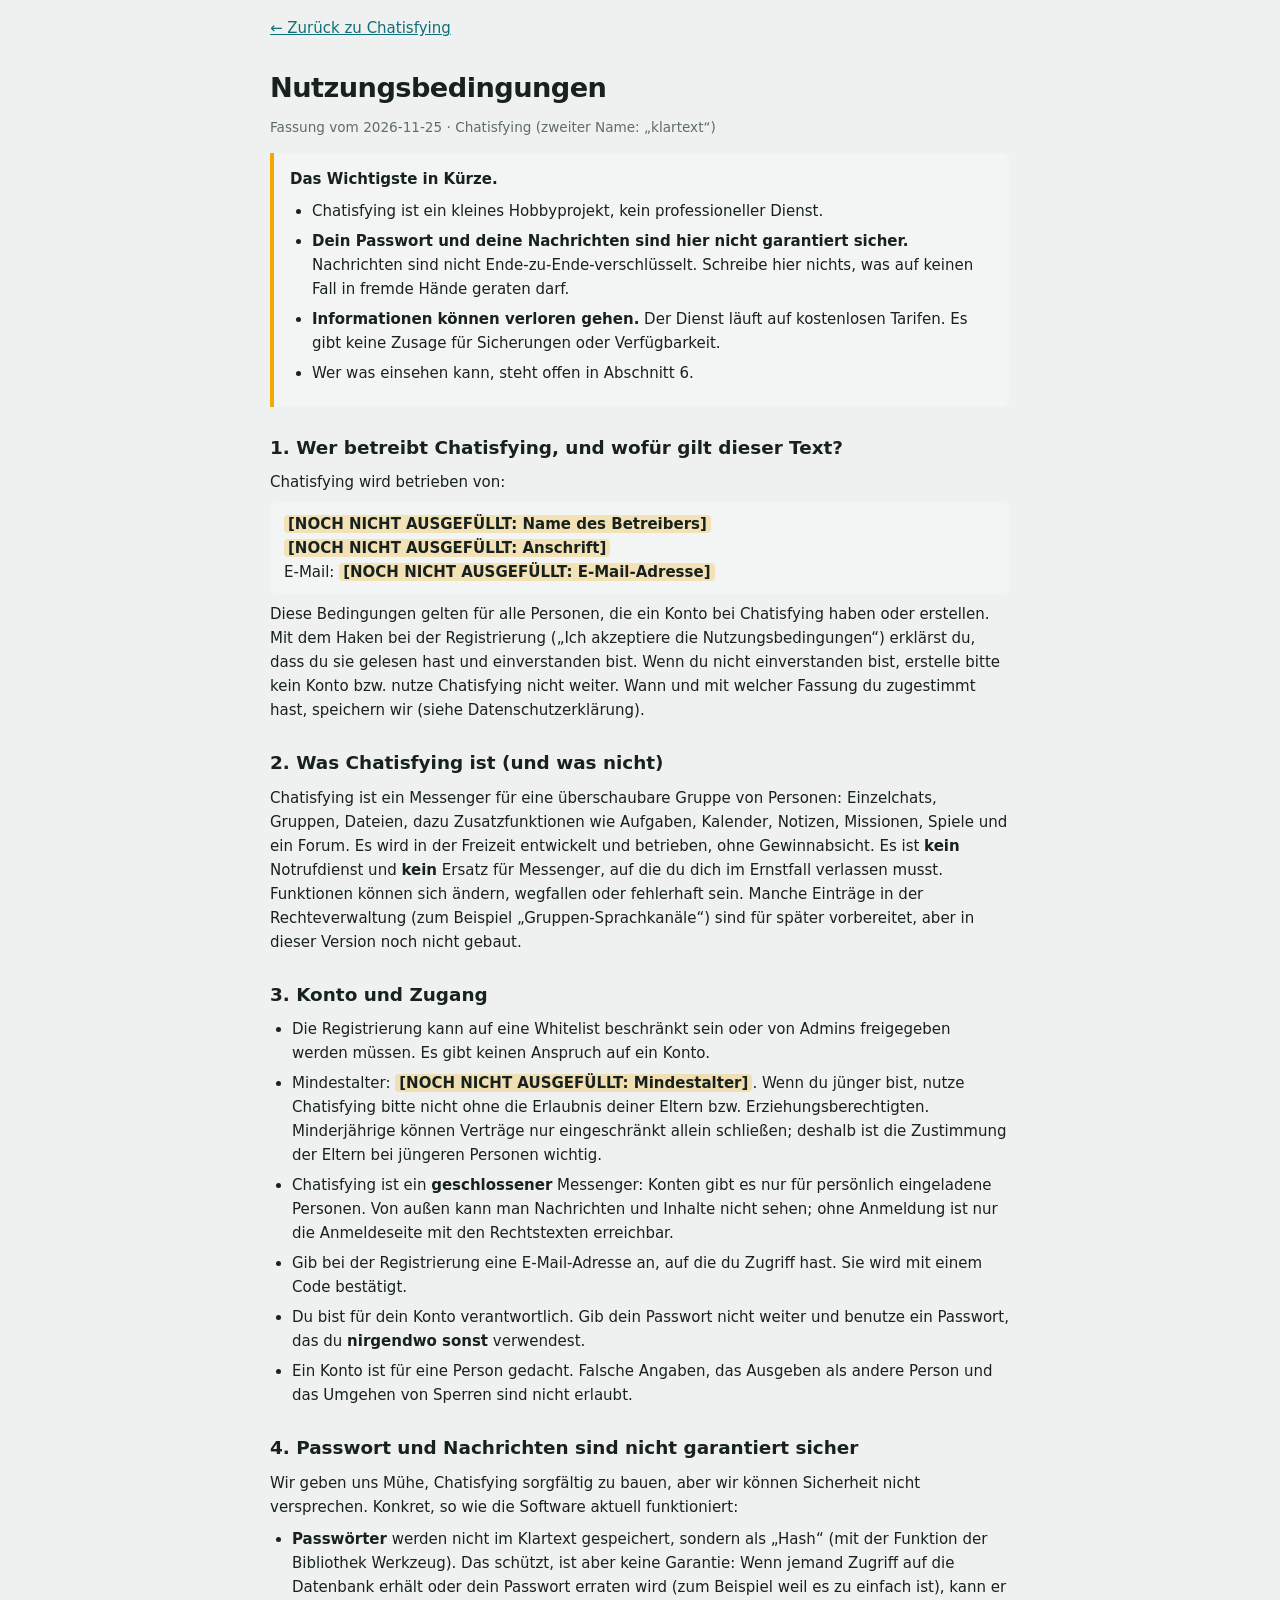
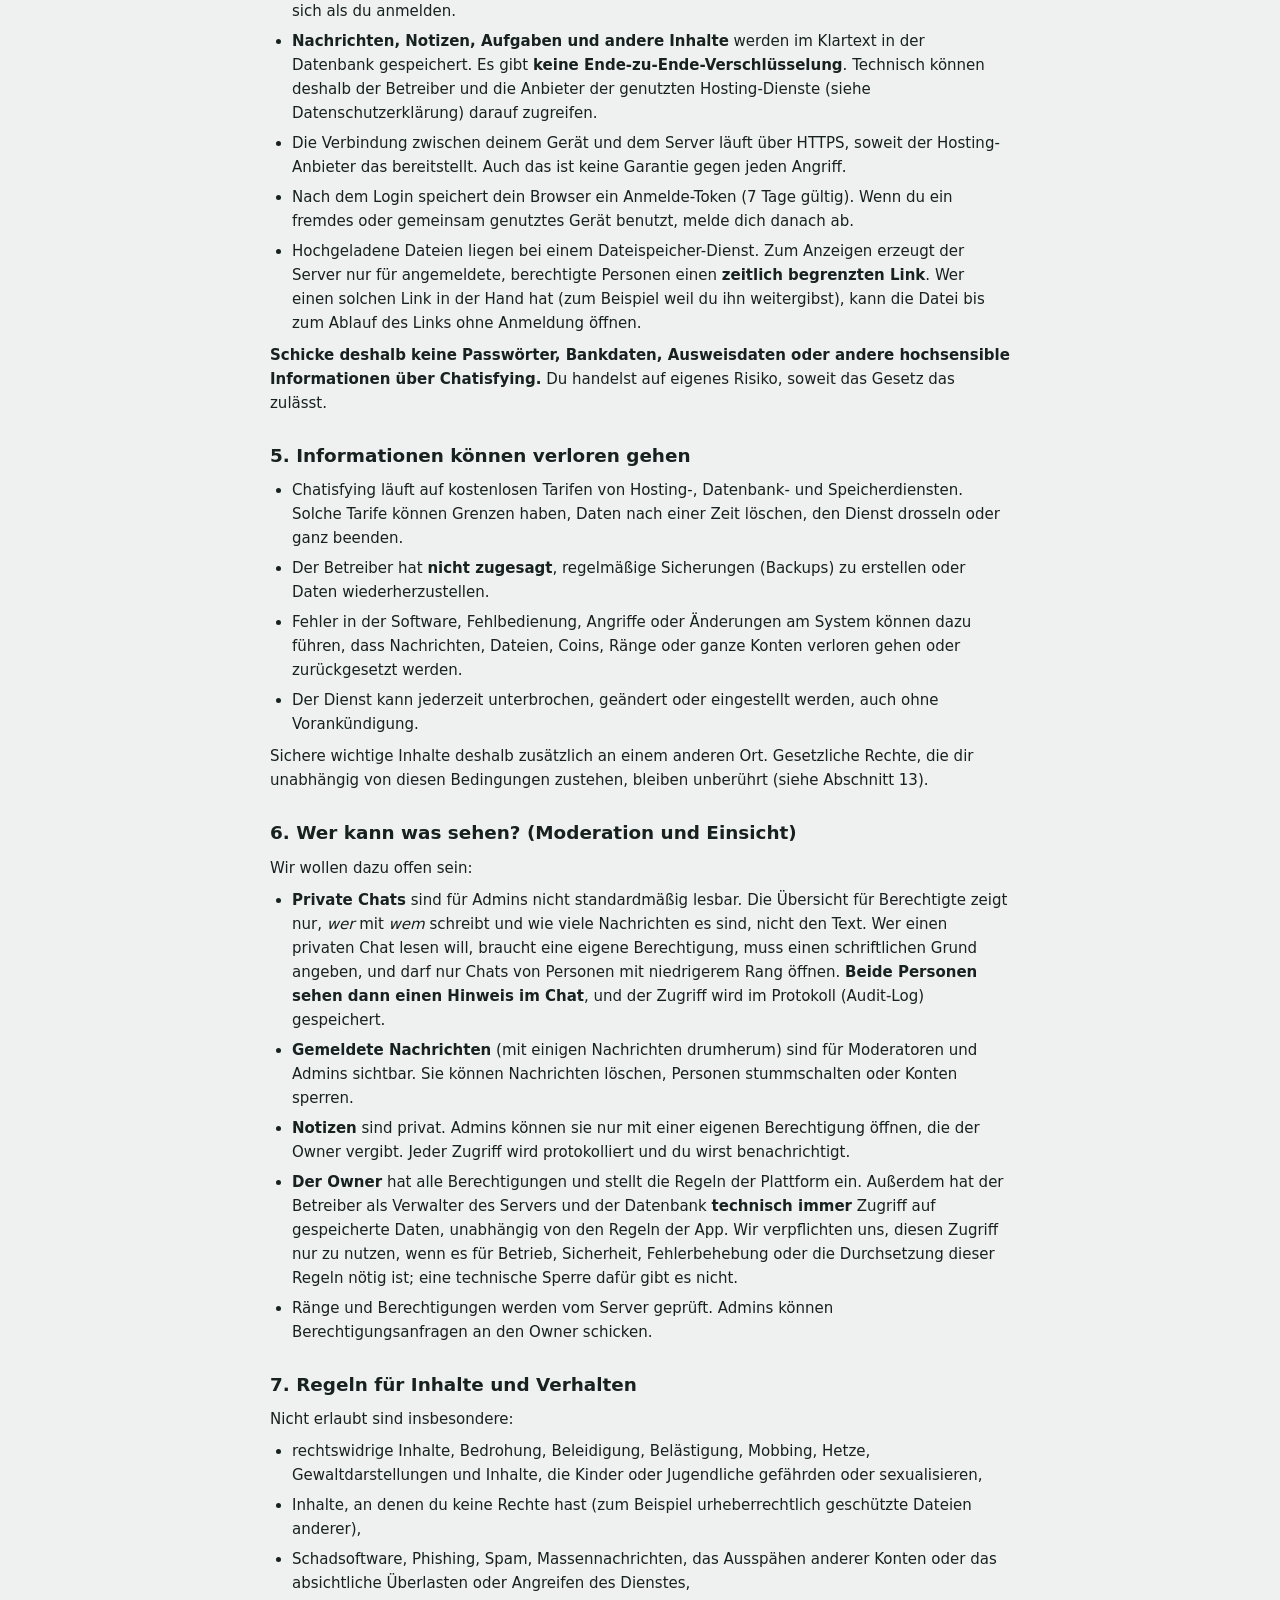
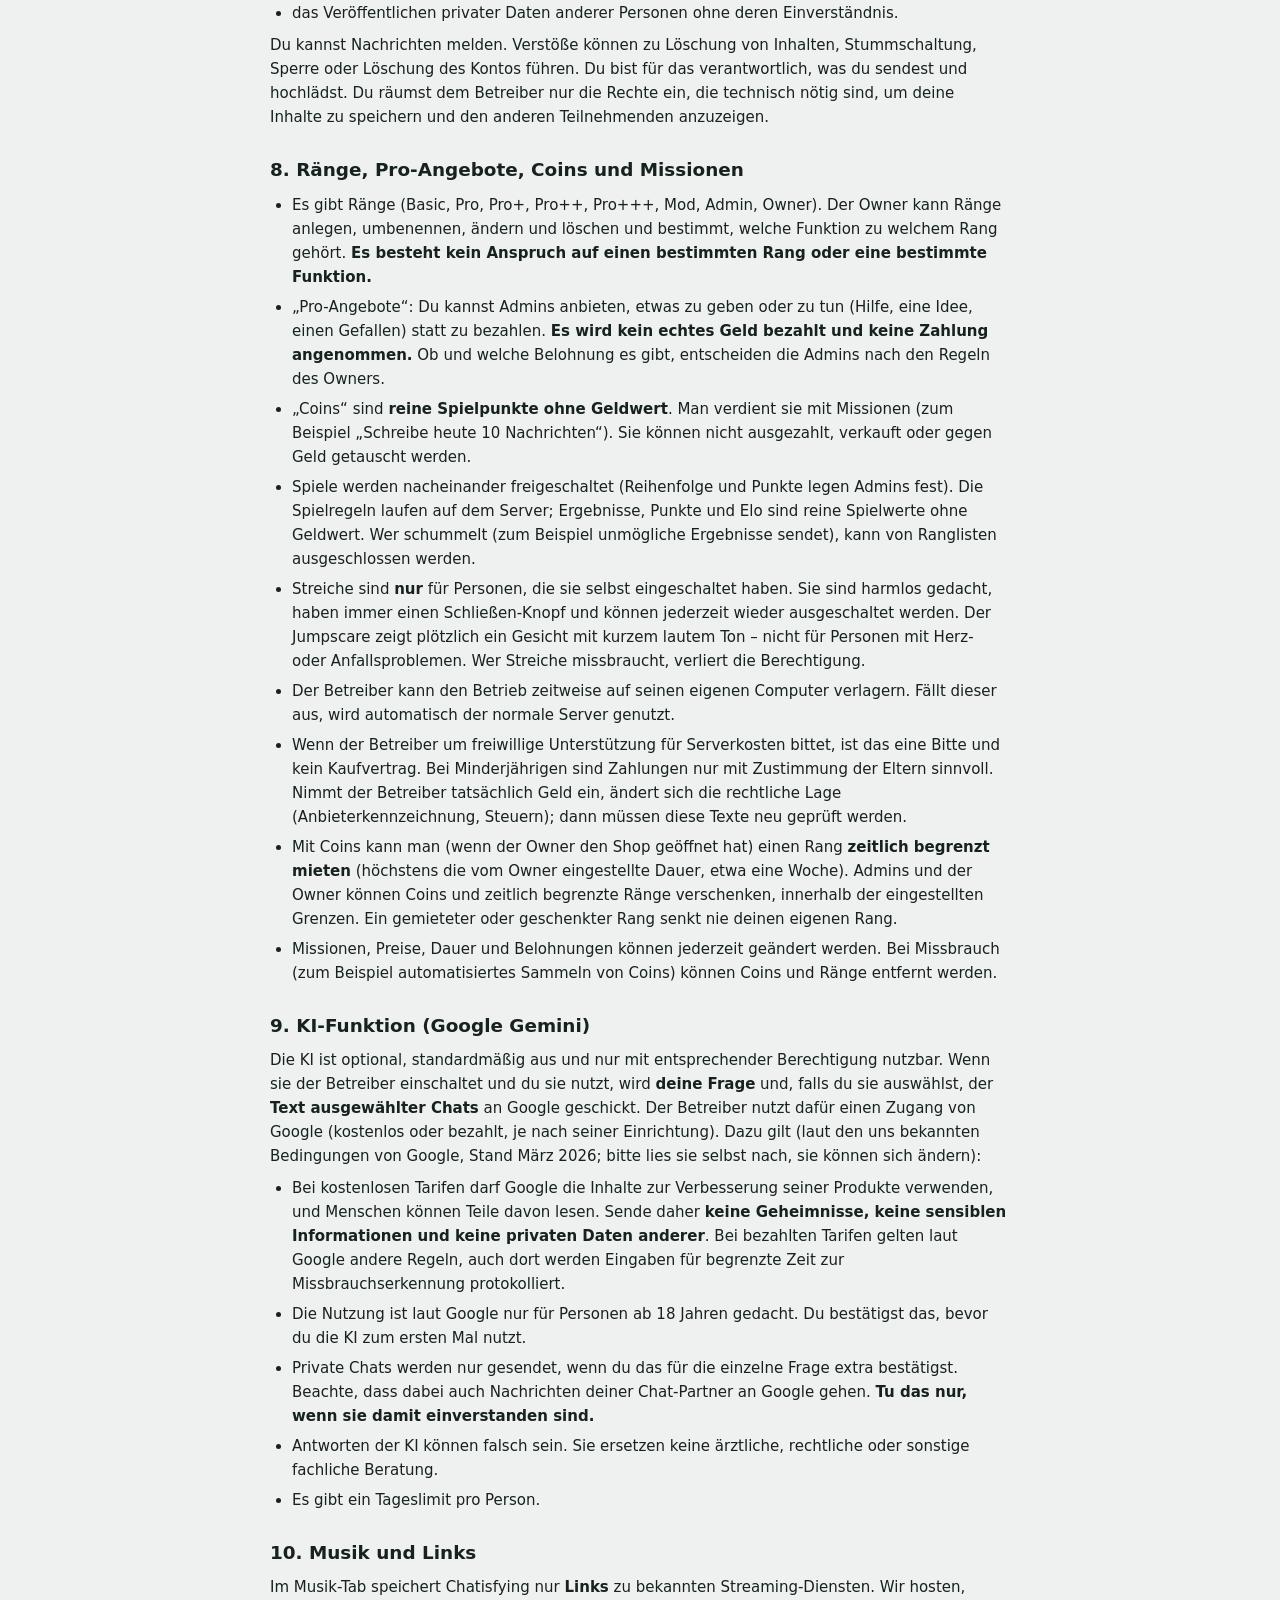
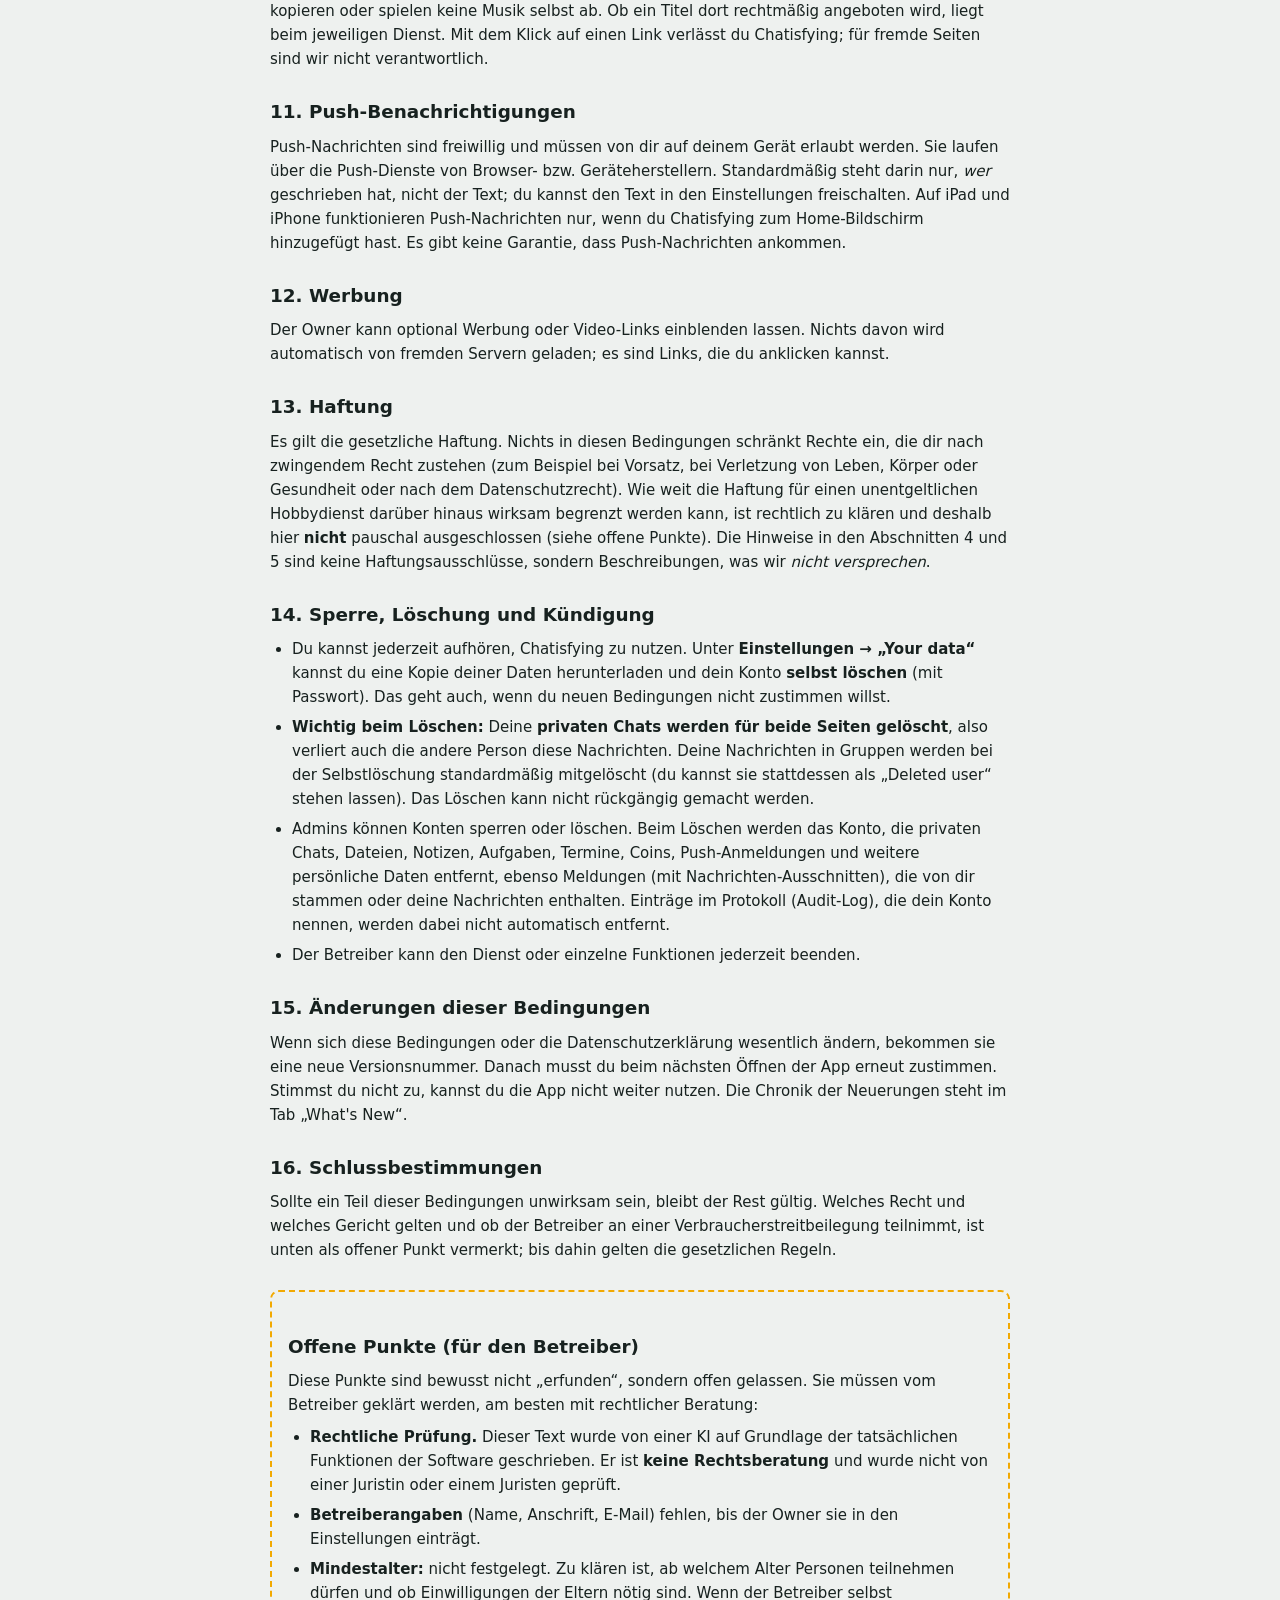
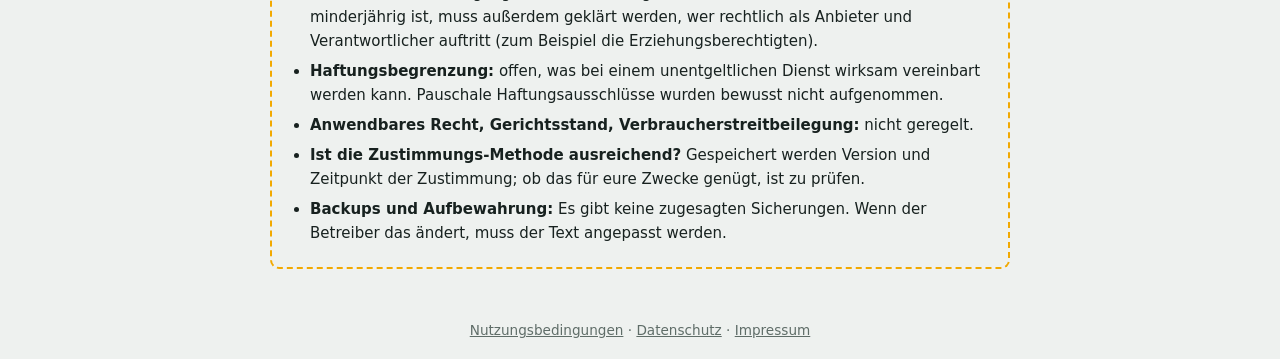
<file: frontend/terms.html>
<!doctype html>
<html lang="de">
<head>
  <meta charset="utf-8">
  <meta name="viewport" content="width=device-width, initial-scale=1, viewport-fit=cover">
  <title>Nutzungsbedingungen · Chatisfying klartext</title>
  <link rel="icon" href="assets/images/logo.svg" type="image/svg+xml">
  <script>try{var t=localStorage.getItem("chatisfying_theme");if(t==="light"||t==="dark")document.documentElement.dataset.theme=t}catch(e){}</script>
  <link rel="stylesheet" href="style.css">
</head>
<body data-page="legal" class="legal-page">
  <header class="legal-head"><a href="index.html">← Zurück zu Chatisfying</a></header>
  <main class="legal">

    <h1>Nutzungsbedingungen</h1>
    <p class="muted">Fassung vom <span data-version="terms_version">2026-11-25</span> · Chatisfying (zweiter Name: „klartext“)</p>

    <div class="notice-box">
      <strong>Das Wichtigste in Kürze.</strong>
      <ul>
        <li>Chatisfying ist ein kleines Hobbyprojekt, kein professioneller Dienst.</li>
        <li><strong>Dein Passwort und deine Nachrichten sind hier nicht garantiert sicher.</strong> Nachrichten sind nicht Ende-zu-Ende-verschlüsselt. Schreibe hier nichts, was auf keinen Fall in fremde Hände geraten darf.</li>
        <li><strong>Informationen können verloren gehen.</strong> Der Dienst läuft auf kostenlosen Tarifen. Es gibt keine Zusage für Sicherungen oder Verfügbarkeit.</li>
        <li>Wer was einsehen kann, steht offen in Abschnitt 6.</li>
      </ul>
    </div>

    <h2>1. Wer betreibt Chatisfying, und wofür gilt dieser Text?</h2>
    <p>Chatisfying wird betrieben von:</p>
    <p class="operator">
    <span data-op="operator_name" data-label="Name des Betreibers" class="todo">[NOCH NICHT AUSGEFÜLLT: Name des Betreibers]</span><br>
    <span data-op="operator_address" data-label="Anschrift" class="todo">[NOCH NICHT AUSGEFÜLLT: Anschrift]</span><br>
    E-Mail: <span data-op="operator_email" data-label="E-Mail-Adresse" class="todo">[NOCH NICHT AUSGEFÜLLT: E-Mail-Adresse]</span>
  </p>
    <p>Diese Bedingungen gelten für alle Personen, die ein Konto bei Chatisfying haben oder erstellen. Mit dem Haken bei der Registrierung („Ich akzeptiere die Nutzungsbedingungen“) erklärst du, dass du sie gelesen hast und einverstanden bist. Wenn du nicht einverstanden bist, erstelle bitte kein Konto bzw. nutze Chatisfying nicht weiter. Wann und mit welcher Fassung du zugestimmt hast, speichern wir (siehe Datenschutzerklärung).</p>

    <h2>2. Was Chatisfying ist (und was nicht)</h2>
    <p>Chatisfying ist ein Messenger für eine überschaubare Gruppe von Personen: Einzelchats, Gruppen, Dateien, dazu Zusatzfunktionen wie Aufgaben, Kalender, Notizen, Missionen, Spiele und ein Forum. Es wird in der Freizeit entwickelt und betrieben, ohne Gewinnabsicht. Es ist <strong>kein</strong> Notrufdienst und <strong>kein</strong> Ersatz für Messenger, auf die du dich im Ernstfall verlassen musst. Funktionen können sich ändern, wegfallen oder fehlerhaft sein. Manche Einträge in der Rechteverwaltung (zum Beispiel „Gruppen-Sprachkanäle“) sind für später vorbereitet, aber in dieser Version noch nicht gebaut.</p>

    <h2>3. Konto und Zugang</h2>
    <ul>
      <li>Die Registrierung kann auf eine Whitelist beschränkt sein oder von Admins freigegeben werden müssen. Es gibt keinen Anspruch auf ein Konto.</li>
      <li>Mindestalter: <span data-op="min_age" data-label="Mindestalter" class="todo">[NOCH NICHT AUSGEFÜLLT: Mindestalter]</span>. Wenn du jünger bist, nutze Chatisfying bitte nicht ohne die Erlaubnis deiner Eltern bzw. Erziehungsberechtigten. Minderjährige können Verträge nur eingeschränkt allein schließen; deshalb ist die Zustimmung der Eltern bei jüngeren Personen wichtig.</li>
      <li>Chatisfying ist ein <strong>geschlossener</strong> Messenger: Konten gibt es nur für persönlich eingeladene Personen. Von außen kann man Nachrichten und Inhalte nicht sehen; ohne Anmeldung ist nur die Anmeldeseite mit den Rechtstexten erreichbar.</li>
      <li>Gib bei der Registrierung eine E-Mail-Adresse an, auf die du Zugriff hast. Sie wird mit einem Code bestätigt.</li>
      <li>Du bist für dein Konto verantwortlich. Gib dein Passwort nicht weiter und benutze ein Passwort, das du <strong>nirgendwo sonst</strong> verwendest.</li>
      <li>Ein Konto ist für eine Person gedacht. Falsche Angaben, das Ausgeben als andere Person und das Umgehen von Sperren sind nicht erlaubt.</li>
    </ul>

    <h2>4. Passwort und Nachrichten sind nicht garantiert sicher</h2>
    <p>Wir geben uns Mühe, Chatisfying sorgfältig zu bauen, aber wir können Sicherheit nicht versprechen. Konkret, so wie die Software aktuell funktioniert:</p>
    <ul>
      <li><strong>Passwörter</strong> werden nicht im Klartext gespeichert, sondern als „Hash“ (mit der Funktion der Bibliothek Werkzeug). Das schützt, ist aber keine Garantie: Wenn jemand Zugriff auf die Datenbank erhält oder dein Passwort erraten wird (zum Beispiel weil es zu einfach ist), kann er sich als du anmelden.</li>
      <li><strong>Nachrichten, Notizen, Aufgaben und andere Inhalte</strong> werden im Klartext in der Datenbank gespeichert. Es gibt <strong>keine Ende-zu-Ende-Verschlüsselung</strong>. Technisch können deshalb der Betreiber und die Anbieter der genutzten Hosting-Dienste (siehe Datenschutzerklärung) darauf zugreifen.</li>
      <li>Die Verbindung zwischen deinem Gerät und dem Server läuft über HTTPS, soweit der Hosting-Anbieter das bereitstellt. Auch das ist keine Garantie gegen jeden Angriff.</li>
      <li>Nach dem Login speichert dein Browser ein Anmelde-Token (7 Tage gültig). Wenn du ein fremdes oder gemeinsam genutztes Gerät benutzt, melde dich danach ab.</li>
      <li>Hochgeladene Dateien liegen bei einem Dateispeicher-Dienst. Zum Anzeigen erzeugt der Server nur für angemeldete, berechtigte Personen einen <strong>zeitlich begrenzten Link</strong>. Wer einen solchen Link in der Hand hat (zum Beispiel weil du ihn weitergibst), kann die Datei bis zum Ablauf des Links ohne Anmeldung öffnen.</li>
    </ul>
    <p><strong>Schicke deshalb keine Passwörter, Bankdaten, Ausweisdaten oder andere hochsensible Informationen über Chatisfying.</strong> Du handelst auf eigenes Risiko, soweit das Gesetz das zulässt.</p>

    <h2>5. Informationen können verloren gehen</h2>
    <ul>
      <li>Chatisfying läuft auf kostenlosen Tarifen von Hosting-, Datenbank- und Speicherdiensten. Solche Tarife können Grenzen haben, Daten nach einer Zeit löschen, den Dienst drosseln oder ganz beenden.</li>
      <li>Der Betreiber hat <strong>nicht zugesagt</strong>, regelmäßige Sicherungen (Backups) zu erstellen oder Daten wiederherzustellen.</li>
      <li>Fehler in der Software, Fehlbedienung, Angriffe oder Änderungen am System können dazu führen, dass Nachrichten, Dateien, Coins, Ränge oder ganze Konten verloren gehen oder zurückgesetzt werden.</li>
      <li>Der Dienst kann jederzeit unterbrochen, geändert oder eingestellt werden, auch ohne Vorankündigung.</li>
    </ul>
    <p>Sichere wichtige Inhalte deshalb zusätzlich an einem anderen Ort. Gesetzliche Rechte, die dir unabhängig von diesen Bedingungen zustehen, bleiben unberührt (siehe Abschnitt 13).</p>

    <h2>6. Wer kann was sehen? (Moderation und Einsicht)</h2>
    <p>Wir wollen dazu offen sein:</p>
    <ul>
      <li><strong>Private Chats</strong> sind für Admins nicht standardmäßig lesbar. Die Übersicht für Berechtigte zeigt nur, <em>wer</em> mit <em>wem</em> schreibt und wie viele Nachrichten es sind, nicht den Text. Wer einen privaten Chat lesen will, braucht eine eigene Berechtigung, muss einen schriftlichen Grund angeben, und darf nur Chats von Personen mit niedrigerem Rang öffnen. <strong>Beide Personen sehen dann einen Hinweis im Chat</strong>, und der Zugriff wird im Protokoll (Audit-Log) gespeichert.</li>
      <li><strong>Gemeldete Nachrichten</strong> (mit einigen Nachrichten drumherum) sind für Moderatoren und Admins sichtbar. Sie können Nachrichten löschen, Personen stummschalten oder Konten sperren.</li>
      <li><strong>Notizen</strong> sind privat. Admins können sie nur mit einer eigenen Berechtigung öffnen, die der Owner vergibt. Jeder Zugriff wird protokolliert und du wirst benachrichtigt.</li>
      <li><strong>Der Owner</strong> hat alle Berechtigungen und stellt die Regeln der Plattform ein. Außerdem hat der Betreiber als Verwalter des Servers und der Datenbank <strong>technisch immer</strong> Zugriff auf gespeicherte Daten, unabhängig von den Regeln der App. Wir verpflichten uns, diesen Zugriff nur zu nutzen, wenn es für Betrieb, Sicherheit, Fehlerbehebung oder die Durchsetzung dieser Regeln nötig ist; eine technische Sperre dafür gibt es nicht.</li>
      <li>Ränge und Berechtigungen werden vom Server geprüft. Admins können Berechtigungsanfragen an den Owner schicken.</li>
    </ul>

    <h2>7. Regeln für Inhalte und Verhalten</h2>
    <p>Nicht erlaubt sind insbesondere:</p>
    <ul>
      <li>rechtswidrige Inhalte, Bedrohung, Beleidigung, Belästigung, Mobbing, Hetze, Gewaltdarstellungen und Inhalte, die Kinder oder Jugendliche gefährden oder sexualisieren,</li>
      <li>Inhalte, an denen du keine Rechte hast (zum Beispiel urheberrechtlich geschützte Dateien anderer),</li>
      <li>Schadsoftware, Phishing, Spam, Massennachrichten, das Ausspähen anderer Konten oder das absichtliche Überlasten oder Angreifen des Dienstes,</li>
      <li>das Veröffentlichen privater Daten anderer Personen ohne deren Einverständnis.</li>
    </ul>
    <p>Du kannst Nachrichten melden. Verstöße können zu Löschung von Inhalten, Stummschaltung, Sperre oder Löschung des Kontos führen. Du bist für das verantwortlich, was du sendest und hochlädst. Du räumst dem Betreiber nur die Rechte ein, die technisch nötig sind, um deine Inhalte zu speichern und den anderen Teilnehmenden anzuzeigen.</p>

    <h2>8. Ränge, Pro-Angebote, Coins und Missionen</h2>
    <ul>
      <li>Es gibt Ränge (Basic, Pro, Pro+, Pro++, Pro+++, Mod, Admin, Owner). Der Owner kann Ränge anlegen, umbenennen, ändern und löschen und bestimmt, welche Funktion zu welchem Rang gehört. <strong>Es besteht kein Anspruch auf einen bestimmten Rang oder eine bestimmte Funktion.</strong></li>
      <li>„Pro-Angebote“: Du kannst Admins anbieten, etwas zu geben oder zu tun (Hilfe, eine Idee, einen Gefallen) statt zu bezahlen. <strong>Es wird kein echtes Geld bezahlt und keine Zahlung angenommen.</strong> Ob und welche Belohnung es gibt, entscheiden die Admins nach den Regeln des Owners.</li>
      <li>„Coins“ sind <strong>reine Spielpunkte ohne Geldwert</strong>. Man verdient sie mit Missionen (zum Beispiel „Schreibe heute 10 Nachrichten“). Sie können nicht ausgezahlt, verkauft oder gegen Geld getauscht werden.</li>
      <li>Spiele werden nacheinander freigeschaltet (Reihenfolge und Punkte legen Admins fest). Die Spielregeln laufen auf dem Server; Ergebnisse, Punkte und Elo sind reine Spielwerte ohne Geldwert. Wer schummelt (zum Beispiel unmögliche Ergebnisse sendet), kann von Ranglisten ausgeschlossen werden.</li>
      <li>Streiche sind <strong>nur</strong> für Personen, die sie selbst eingeschaltet haben. Sie sind harmlos gedacht, haben immer einen Schließen-Knopf und können jederzeit wieder ausgeschaltet werden. Der Jumpscare zeigt plötzlich ein Gesicht mit kurzem lautem Ton – nicht für Personen mit Herz- oder Anfallsproblemen. Wer Streiche missbraucht, verliert die Berechtigung.</li>
      <li>Der Betreiber kann den Betrieb zeitweise auf seinen eigenen Computer verlagern. Fällt dieser aus, wird automatisch der normale Server genutzt.</li>
      <li>Wenn der Betreiber um freiwillige Unterstützung für Serverkosten bittet, ist das eine Bitte und kein Kaufvertrag. Bei Minderjährigen sind Zahlungen nur mit Zustimmung der Eltern sinnvoll. Nimmt der Betreiber tatsächlich Geld ein, ändert sich die rechtliche Lage (Anbieterkennzeichnung, Steuern); dann müssen diese Texte neu geprüft werden.</li>
      <li>Mit Coins kann man (wenn der Owner den Shop geöffnet hat) einen Rang <strong>zeitlich begrenzt mieten</strong> (höchstens die vom Owner eingestellte Dauer, etwa eine Woche). Admins und der Owner können Coins und zeitlich begrenzte Ränge verschenken, innerhalb der eingestellten Grenzen. Ein gemieteter oder geschenkter Rang senkt nie deinen eigenen Rang.</li>
      <li>Missionen, Preise, Dauer und Belohnungen können jederzeit geändert werden. Bei Missbrauch (zum Beispiel automatisiertes Sammeln von Coins) können Coins und Ränge entfernt werden.</li>
    </ul>

    <h2>9. KI-Funktion (Google Gemini)</h2>
    <p>Die KI ist optional, standardmäßig aus und nur mit entsprechender Berechtigung nutzbar. Wenn sie der Betreiber einschaltet und du sie nutzt, wird <strong>deine Frage</strong> und, falls du sie auswählst, der <strong>Text ausgewählter Chats</strong> an Google geschickt. Der Betreiber nutzt dafür einen Zugang von Google (kostenlos oder bezahlt, je nach seiner Einrichtung). Dazu gilt (laut den uns bekannten Bedingungen von Google, Stand März 2026; bitte lies sie selbst nach, sie können sich ändern):</p>
    <ul>
      <li>Bei kostenlosen Tarifen darf Google die Inhalte zur Verbesserung seiner Produkte verwenden, und Menschen können Teile davon lesen. Sende daher <strong>keine Geheimnisse, keine sensiblen Informationen und keine privaten Daten anderer</strong>. Bei bezahlten Tarifen gelten laut Google andere Regeln, auch dort werden Eingaben für begrenzte Zeit zur Missbrauchserkennung protokolliert.</li>
      <li>Die Nutzung ist laut Google nur für Personen ab 18 Jahren gedacht. Du bestätigst das, bevor du die KI zum ersten Mal nutzt.</li>
      <li>Private Chats werden nur gesendet, wenn du das für die einzelne Frage extra bestätigst. Beachte, dass dabei auch Nachrichten deiner Chat-Partner an Google gehen. <strong>Tu das nur, wenn sie damit einverstanden sind.</strong></li>
      <li>Antworten der KI können falsch sein. Sie ersetzen keine ärztliche, rechtliche oder sonstige fachliche Beratung.</li>
      <li>Es gibt ein Tageslimit pro Person.</li>
    </ul>

    <h2>10. Musik und Links</h2>
    <p>Im Musik-Tab speichert Chatisfying nur <strong>Links</strong> zu bekannten Streaming-Diensten. Wir hosten, kopieren oder spielen keine Musik selbst ab. Ob ein Titel dort rechtmäßig angeboten wird, liegt beim jeweiligen Dienst. Mit dem Klick auf einen Link verlässt du Chatisfying; für fremde Seiten sind wir nicht verantwortlich.</p>

    <h2>11. Push-Benachrichtigungen</h2>
    <p>Push-Nachrichten sind freiwillig und müssen von dir auf deinem Gerät erlaubt werden. Sie laufen über die Push-Dienste von Browser- bzw. Geräteherstellern. Standardmäßig steht darin nur, <em>wer</em> geschrieben hat, nicht der Text; du kannst den Text in den Einstellungen freischalten. Auf iPad und iPhone funktionieren Push-Nachrichten nur, wenn du Chatisfying zum Home-Bildschirm hinzugefügt hast. Es gibt keine Garantie, dass Push-Nachrichten ankommen.</p>

    <h2>12. Werbung</h2>
    <p>Der Owner kann optional Werbung oder Video-Links einblenden lassen. Nichts davon wird automatisch von fremden Servern geladen; es sind Links, die du anklicken kannst.</p>

    <h2>13. Haftung</h2>
    <p>Es gilt die gesetzliche Haftung. Nichts in diesen Bedingungen schränkt Rechte ein, die dir nach zwingendem Recht zustehen (zum Beispiel bei Vorsatz, bei Verletzung von Leben, Körper oder Gesundheit oder nach dem Datenschutzrecht). Wie weit die Haftung für einen unentgeltlichen Hobbydienst darüber hinaus wirksam begrenzt werden kann, ist rechtlich zu klären und deshalb hier <strong>nicht</strong> pauschal ausgeschlossen (siehe offene Punkte). Die Hinweise in den Abschnitten 4 und 5 sind keine Haftungsausschlüsse, sondern Beschreibungen, was wir <em>nicht versprechen</em>.</p>

    <h2>14. Sperre, Löschung und Kündigung</h2>
    <ul>
      <li>Du kannst jederzeit aufhören, Chatisfying zu nutzen. Unter <strong>Einstellungen → „Your data“</strong> kannst du eine Kopie deiner Daten herunterladen und dein Konto <strong>selbst löschen</strong> (mit Passwort). Das geht auch, wenn du neuen Bedingungen nicht zustimmen willst.</li>
      <li><strong>Wichtig beim Löschen:</strong> Deine <strong>privaten Chats werden für beide Seiten gelöscht</strong>, also verliert auch die andere Person diese Nachrichten. Deine Nachrichten in Gruppen werden bei der Selbstlöschung standardmäßig mitgelöscht (du kannst sie stattdessen als „Deleted user“ stehen lassen). Das Löschen kann nicht rückgängig gemacht werden.</li>
      <li>Admins können Konten sperren oder löschen. Beim Löschen werden das Konto, die privaten Chats, Dateien, Notizen, Aufgaben, Termine, Coins, Push-Anmeldungen und weitere persönliche Daten entfernt, ebenso Meldungen (mit Nachrichten-Ausschnitten), die von dir stammen oder deine Nachrichten enthalten. Einträge im Protokoll (Audit-Log), die dein Konto nennen, werden dabei nicht automatisch entfernt.</li>
      <li>Der Betreiber kann den Dienst oder einzelne Funktionen jederzeit beenden.</li>
    </ul>

    <h2>15. Änderungen dieser Bedingungen</h2>
    <p>Wenn sich diese Bedingungen oder die Datenschutzerklärung wesentlich ändern, bekommen sie eine neue Versionsnummer. Danach musst du beim nächsten Öffnen der App erneut zustimmen. Stimmst du nicht zu, kannst du die App nicht weiter nutzen. Die Chronik der Neuerungen steht im Tab „What's New“.</p>

    <h2>16. Schlussbestimmungen</h2>
    <p>Sollte ein Teil dieser Bedingungen unwirksam sein, bleibt der Rest gültig. Welches Recht und welches Gericht gelten und ob der Betreiber an einer Verbraucherstreitbeilegung teilnimmt, ist unten als offener Punkt vermerkt; bis dahin gelten die gesetzlichen Regeln.</p>

    <div class="todo-box"><h2>Offene Punkte (für den Betreiber)</h2><p>Diese Punkte sind bewusst nicht „erfunden“, sondern offen gelassen. Sie müssen vom Betreiber geklärt werden, am besten mit rechtlicher Beratung:</p><ul><li><strong>Rechtliche Prüfung.</strong> Dieser Text wurde von einer KI auf Grundlage der tatsächlichen Funktionen der Software geschrieben. Er ist <strong>keine Rechtsberatung</strong> und wurde nicht von einer Juristin oder einem Juristen geprüft.</li><li><strong>Betreiberangaben</strong> (Name, Anschrift, E-Mail) fehlen, bis der Owner sie in den Einstellungen einträgt.</li><li><strong>Mindestalter:</strong> nicht festgelegt. Zu klären ist, ab welchem Alter Personen teilnehmen dürfen und ob Einwilligungen der Eltern nötig sind. Wenn der Betreiber selbst minderjährig ist, muss außerdem geklärt werden, wer rechtlich als Anbieter und Verantwortlicher auftritt (zum Beispiel die Erziehungsberechtigten).</li><li><strong>Haftungsbegrenzung:</strong> offen, was bei einem unentgeltlichen Dienst wirksam vereinbart werden kann. Pauschale Haftungsausschlüsse wurden bewusst nicht aufgenommen.</li><li><strong>Anwendbares Recht, Gerichtsstand, Verbraucherstreitbeilegung:</strong> nicht geregelt.</li><li><strong>Ist die Zustimmungs-Methode ausreichend?</strong> Gespeichert werden Version und Zeitpunkt der Zustimmung; ob das für eure Zwecke genügt, ist zu prüfen.</li><li><strong>Backups und Aufbewahrung:</strong> Es gibt keine zugesagten Sicherungen. Wenn der Betreiber das ändert, muss der Text angepasst werden.</li></ul></div>

  </main>
  <footer class="legal-footer">
    <a href="terms.html">Nutzungsbedingungen</a> · <a href="privacy.html">Datenschutz</a> · <a href="imprint.html">Impressum</a>
  </footer>
  <script type="module" src="legal.js"></script>
</body>
</html>
</file>
<file: frontend/style.css>
/* Chatisfying klartext – global design
   Identity: petrol teal + a single saffron "spark". Light by default, dark follows the device. */
:root {
  --bg: #eef1ef; --sidebar: #ffffff; --panel: #ffffff; --raised: #f2f5f3; --line: #dde3df;
  --text: #17211f; --muted: #5f6d68;
  --brand: #0e6f78; --brand-hover: #0a565d; --on-brand: #ffffff;
  --spark: #f2a900;
  --mine: #0e6f78; --on-mine: #ffffff; --theirs: #e8eeeb;
  --danger: #b3321f; --ok: #17744a;
  --radius: 14px; --radius-sm: 9px;
  --font: system-ui, -apple-system, "Segoe UI", Roboto, "Helvetica Neue", Arial, sans-serif;
  color-scheme: light;
}
@media (prefers-color-scheme: dark) {
  :root:not([data-theme="light"]) {
    --bg: #0b1114; --sidebar: #0e171b; --panel: #111c21; --raised: #17252b; --line: #1f3037;
    --text: #e4eeee; --muted: #8aa0a3;
    --brand: #3fb5c0; --brand-hover: #63cad3; --on-brand: #06181b;
    --mine: #14646d; --on-mine: #f1fbfc; --theirs: #1a2a30;
    --danger: #ff8272; --ok: #5fd397; color-scheme: dark;
  }
}
:root[data-theme="dark"] {
  --bg: #0b1114; --sidebar: #0e171b; --panel: #111c21; --raised: #17252b; --line: #1f3037;
  --text: #e4eeee; --muted: #8aa0a3;
  --brand: #3fb5c0; --brand-hover: #63cad3; --on-brand: #06181b;
  --mine: #14646d; --on-mine: #f1fbfc; --theirs: #1a2a30;
  --danger: #ff8272; --ok: #5fd397; color-scheme: dark;
}

*, *::before, *::after { box-sizing: border-box; }
html, body { height: 100%; margin: 0; }
body { font-family: var(--font); font-size: 15px; line-height: 1.45; color: var(--text); background: var(--bg); -webkit-font-smoothing: antialiased; }
h1, h2, h3, p { margin: 0; }
h1 { font-size: 1.4rem; letter-spacing: -0.02em; }
h2 { font-size: 1.05rem; }
a { color: inherit; text-decoration: none; }
button, input, textarea { font: inherit; color: inherit; }
button { cursor: pointer; }
[hidden] { display: none !important; }
:focus-visible { outline: 2px solid var(--brand); outline-offset: 2px; }
.sr-only { position: absolute; width: 1px; height: 1px; overflow: hidden; clip: rect(0 0 0 0); white-space: nowrap; }
.muted { color: var(--muted); font-size: .85rem; }
.icon { display: inline-flex; width: 22px; height: 22px; flex: none; }
.icon svg { width: 100%; height: 100%; }

/* ---------- brand: name + small German word ---------- */
.brand { display: flex; align-items: center; gap: 10px; }
.brand-mark { width: 34px; height: 34px; flex: none; }
.brand-text { display: flex; flex-direction: column; line-height: 1; }
.brand-name { font-size: 1.3rem; font-weight: 800; letter-spacing: -0.035em; }
.brand-sub { margin-top: 5px; font-size: .72rem; letter-spacing: .14em; color: var(--muted); display: flex; align-items: center; gap: 6px; }
.brand-sub::before { content: ""; width: 14px; height: 2px; border-radius: 2px; background: var(--spark); }
.brand-lg { flex-direction: column; gap: 12px; text-align: center; }
.brand-lg .brand-mark { width: 56px; height: 56px; }
.brand-lg .brand-name { font-size: 2.1rem; }
.brand-lg .brand-sub { font-size: .82rem; justify-content: center; }

/* ---------- buttons & inputs ---------- */
.btn { display: inline-flex; align-items: center; justify-content: center; gap: 6px; padding: 9px 16px; border: 1px solid var(--line); border-radius: var(--radius-sm); background: var(--raised); font-weight: 600; transition: background .15s, transform .08s; }
.btn:hover { background: var(--line); }
.btn:active { transform: scale(.97); }
.btn.primary { background: var(--brand); border-color: var(--brand); color: var(--on-brand); }
.btn.primary:hover { background: var(--brand-hover); border-color: var(--brand-hover); }
.btn.danger { background: transparent; border-color: var(--danger); color: var(--danger); }
.btn.danger:hover { background: var(--danger); color: var(--bg); }
.btn.danger-text { color: var(--danger); }
.btn.small { padding: 5px 11px; font-size: .85rem; }
.btn.small .icon { width: 16px; height: 16px; }
.btn.block { width: 100%; }
.btn:disabled { opacity: .55; cursor: not-allowed; }
.icon-btn { display: inline-flex; align-items: center; justify-content: center; width: 38px; height: 38px; border: 0; border-radius: 50%; background: transparent; color: var(--muted); }
.icon-btn:hover { background: var(--raised); color: var(--text); }
.input { width: 100%; padding: 10px 12px; border: 1px solid var(--line); border-radius: var(--radius-sm); background: var(--raised); }
.input:focus { outline: 2px solid var(--brand); outline-offset: 0; border-color: transparent; }
textarea.input { resize: vertical; }
.field { display: block; margin-bottom: 14px; }
.field-label { display: block; margin-bottom: 6px; font-size: .85rem; font-weight: 600; color: var(--muted); }
.hint { margin-bottom: 14px; color: var(--muted); font-size: .9rem; }
.form-msg { min-height: 1.3em; margin: 4px 0 12px; font-size: .9rem; }
.form-msg.error { color: var(--danger); }
.form-msg.ok { color: var(--ok); }
.choices { border: 0; margin: 0 0 14px; padding: 0; display: grid; gap: 8px; }
.choice { display: flex; gap: 10px; align-items: flex-start; padding: 10px 12px; border: 1px solid var(--line); border-radius: var(--radius-sm); cursor: pointer; }
.choice:has(input:checked) { border-color: var(--brand); background: var(--raised); }
.choice input { margin-top: 3px; accent-color: var(--brand); }
.choice small { display: block; color: var(--muted); }

/* ---------- avatar ---------- */
.avatar { --size: 42px; width: var(--size); height: var(--size); flex: none; border-radius: 50%; overflow: hidden; display: grid; place-items: center; font-weight: 700; font-size: calc(var(--size) * .42); color: #fff; background: hsl(var(--hue, 190) 42% 36%); }
.avatar img { width: 100%; height: 100%; object-fit: cover; }
.avatar.sm { --size: 34px; } .avatar.lg { --size: 72px; } .avatar.xl { --size: 104px; }

/* ---------- app shell ---------- */
.boot { min-height: 100%; display: grid; place-content: center; gap: 12px; justify-items: center; color: var(--muted); }
#app.ready { display: flex; flex-direction: column; height: 100dvh; }
.shell { display: grid; grid-template-columns: 240px 330px minmax(0, 1fr); flex: 1; min-height: 0; }
.shell.no-list { grid-template-columns: 240px minmax(0, 1fr); }
.shell.no-list .list { display: none; }
.sidebar { display: flex; flex-direction: column; gap: 22px; padding: 20px 14px; background: var(--sidebar); border-right: 1px solid var(--line); }
.nav { display: flex; flex-direction: column; gap: 4px; flex: 1; }
.nav-link { display: flex; align-items: center; gap: 12px; padding: 10px 12px; border-radius: var(--radius-sm); color: var(--muted); font-weight: 600; position: relative; }
.nav-link:hover { background: var(--raised); color: var(--text); }
.nav-link.active { background: var(--raised); color: var(--text); box-shadow: inset 3px 0 0 var(--spark); }
.badge { margin-left: auto; min-width: 20px; padding: 1px 6px; border-radius: 10px; background: var(--spark); color: #1b1300; font-size: .75rem; font-weight: 800; text-align: center; }
.me { display: flex; align-items: center; gap: 10px; padding-top: 14px; border-top: 1px solid var(--line); }
.me-text { display: flex; flex-direction: column; min-width: 0; flex: 1; line-height: 1.2; }
.me-text strong, .me-text span { overflow: hidden; text-overflow: ellipsis; white-space: nowrap; }
.me-text span { color: var(--muted); font-size: .8rem; }

.list { display: flex; flex-direction: column; min-height: 0; background: var(--panel); border-right: 1px solid var(--line); }
.main { min-width: 0; min-height: 0; background: var(--bg); }
.pane-inner { display: flex; flex-direction: column; height: 100%; min-height: 0; }
.main > .pane-inner { overflow: auto; }
.pane-head { display: flex; align-items: center; justify-content: space-between; gap: 10px; padding: 18px 16px 10px; }
.pane-search { padding: 0 16px 10px; }
.items { flex: 1; overflow: auto; padding: 0 8px 12px; }
.section-title { margin: 14px 8px 6px; font-size: .85rem; font-weight: 700; color: var(--muted); }
.item, .invite, .member { display: flex; align-items: center; gap: 12px; padding: 9px 10px; border-radius: var(--radius-sm); }
.item:hover { background: var(--raised); }
.item.active { background: var(--raised); box-shadow: inset 3px 0 0 var(--brand); }
.item-text { display: flex; flex-direction: column; min-width: 0; flex: 1; }
.item-top { display: flex; justify-content: space-between; gap: 8px; }
.item-top time { color: var(--muted); font-size: .75rem; flex: none; }
.item-title { overflow: hidden; text-overflow: ellipsis; white-space: nowrap; }
.item-sub { color: var(--muted); font-size: .85rem; overflow: hidden; text-overflow: ellipsis; white-space: nowrap; }
.invite-actions, .member-actions, .row-actions { display: flex; gap: 6px; flex-wrap: wrap; }
.empty { margin: auto; padding: 32px; text-align: center; color: var(--muted); max-width: 340px; }
.empty strong { display: block; color: var(--text); font-size: 1.05rem; margin-bottom: 4px; }
.main > .pane-inner > .empty { margin: auto; }

/* ---------- chat ---------- */
.chat { display: flex; flex-direction: column; flex: 1; min-width: 0; height: 100%; min-height: 0; }
.chat-head { display: flex; align-items: center; gap: 12px; padding: 10px 14px; background: var(--panel); border-bottom: 1px solid var(--line); }
.chat-title { display: flex; flex-direction: column; flex: 1; min-width: 0; line-height: 1.25; }
.chat-title strong { overflow: hidden; text-overflow: ellipsis; white-space: nowrap; }
.back, .info-toggle { }
.back { display: none; }
.messages { flex: 1; overflow-y: auto; display: flex; flex-direction: column; gap: 6px; padding: 18px 20px; }
.chat-empty { margin: auto; color: var(--muted); }
.msg { display: flex; flex-direction: column; max-width: min(620px, 82%); }
.msg.mine { align-self: flex-end; align-items: flex-end; }
.msg.theirs { align-self: flex-start; }
.msg-author { margin: 6px 0 2px 12px; font-size: .78rem; font-weight: 700; color: var(--muted); }
.bubble { padding: 8px 12px 6px; border-radius: 16px; background: var(--theirs); }
.msg.theirs .bubble { border-bottom-left-radius: 4px; }
.msg.mine .bubble { background: var(--mine); color: var(--on-mine); border-bottom-right-radius: 4px; }
.msg-text { white-space: pre-wrap; overflow-wrap: anywhere; }
.msg-time { display: block; margin-top: 2px; text-align: right; font-size: .7rem; opacity: .65; }
.composer { display: flex; align-items: flex-end; gap: 10px; padding: 12px 14px calc(12px + env(safe-area-inset-bottom)); background: var(--panel); border-top: 1px solid var(--line); }
.composer-input { flex: 1; resize: none; max-height: 140px; padding: 10px 14px; border: 1px solid var(--line); border-radius: 20px; background: var(--raised); }
.composer-input:focus { outline: 2px solid var(--brand); outline-offset: 0; border-color: transparent; }
.btn.send { width: 44px; height: 44px; padding: 0; border-radius: 50%; }

/* ---------- group layout ---------- */
.group-layout { display: flex; height: 100%; min-height: 0; position: relative; overflow: hidden; }
.info { width: 310px; flex: none; overflow-y: auto; padding: 14px 16px 24px; background: var(--panel); border-left: 1px solid var(--line); }
.info-top { display: none; justify-content: flex-end; }
.info-head { display: flex; flex-direction: column; align-items: center; gap: 8px; text-align: center; padding: 6px 0 16px; }
.info .btn.block { margin-bottom: 4px; }
.members { list-style: none; margin: 0; padding: 0; }
.member { padding: 7px 4px; flex-wrap: wrap; }
.member-actions { width: 100%; padding-left: 46px; }
.tag { align-self: flex-start; padding: 1px 8px; border-radius: 999px; background: var(--raised); border: 1px solid var(--line); font-size: .72rem; font-weight: 700; color: var(--muted); }
.status-pending { color: #8a5d00; border-color: var(--spark); }
.status-active { color: var(--ok); } .status-banned { color: var(--danger); }
.leave { margin-top: 22px; }
.invite-form { display: flex; gap: 8px; margin-bottom: 14px; }
@media (max-width: 1100px) {
  .info { position: absolute; top: 0; right: 0; bottom: 0; width: min(340px, 100%); z-index: 5; transform: translateX(100%); transition: transform .22s ease; box-shadow: -12px 0 32px rgba(0,0,0,.18); }
  .group-layout.info-open .info { transform: none; }
  .info-top { display: flex; }
}
@media (min-width: 1101px) { .info-toggle { display: none; } }

/* ---------- pages, cards, rows ---------- */
.page { width: 100%; max-width: 680px; margin: 0 auto; padding: 32px 22px 60px; }
.page.wide { max-width: 860px; }
.page > h1 { margin-bottom: 18px; }
.card { margin-bottom: 18px; padding: 20px; background: var(--panel); border: 1px solid var(--line); border-radius: var(--radius); }
.card h2 { margin-bottom: 14px; }
.avatar-row { display: flex; align-items: center; gap: 16px; margin-bottom: 18px; flex-wrap: wrap; }
.stack { display: flex; flex-direction: column; gap: 8px; align-items: flex-start; }
.facts { display: grid; grid-template-columns: auto 1fr; gap: 8px 18px; margin: 0; }
.facts dt { color: var(--muted); } .facts dd { margin: 0; overflow-wrap: anywhere; }
.rows { list-style: none; margin: 0; padding: 0; display: grid; gap: 8px; }
.row { display: flex; align-items: center; gap: 12px; padding: 12px 14px; background: var(--panel); border: 1px solid var(--line); border-radius: var(--radius-sm); flex-wrap: wrap; }
.notice { margin-bottom: 14px; padding: 10px 14px; border-left: 3px solid var(--spark); background: var(--raised); border-radius: 0 var(--radius-sm) var(--radius-sm) 0; }
.tabs { display: flex; gap: 4px; margin-bottom: 20px; padding: 4px; background: var(--raised); border-radius: var(--radius-sm); }
.tab { flex: 1; padding: 8px 12px; border: 0; border-radius: 7px; background: transparent; font-weight: 600; color: var(--muted); }
.tab.active { background: var(--panel); color: var(--text); box-shadow: 0 1px 3px rgba(0,0,0,.12); }

/* ---------- login ---------- */
.login { min-height: 100%; display: grid; place-items: center; padding: 24px 16px; }
.login-card { width: 100%; max-width: 400px; padding: 32px 28px 28px; background: var(--panel); border: 1px solid var(--line); border-radius: 20px; box-shadow: 0 18px 50px rgba(10, 40, 40, .12); }
.login-card .brand { margin-bottom: 26px; }

/* ---------- dialog & toast ---------- */
.overlay { position: fixed; inset: 0; z-index: 50; display: grid; place-items: center; padding: 16px; background: rgba(5, 15, 15, .55); }
.dialog { width: 100%; max-width: 440px; max-height: 92dvh; overflow: auto; background: var(--panel); border: 1px solid var(--line); border-radius: var(--radius); }
.dialog-head { display: flex; align-items: center; justify-content: space-between; padding: 14px 14px 0 20px; }
.dialog-body { padding: 16px 20px 20px; }
.dialog-actions { display: flex; justify-content: flex-end; gap: 8px; margin-top: 8px; }
.toasts { position: fixed; z-index: 60; left: 50%; bottom: calc(24px + env(safe-area-inset-bottom)); transform: translateX(-50%); display: grid; gap: 8px; width: min(420px, calc(100% - 24px)); }
.toast { padding: 11px 16px; border-radius: var(--radius-sm); background: var(--text); color: var(--bg); font-weight: 600; animation: pop .18s ease-out; }
.toast.error { background: var(--danger); color: #fff; }
@keyframes pop { from { transform: translateY(8px); opacity: 0; } }

/* ---------- tablet: icon-only sidebar ---------- */
@media (max-width: 1024px) {
  .shell { grid-template-columns: 76px 300px minmax(0, 1fr); }
  .shell.no-list { grid-template-columns: 76px minmax(0, 1fr); }
  .sidebar { align-items: center; padding: 16px 8px; }
  .sidebar .brand-text, .sidebar .label { display: none; }
  .nav { align-items: center; }
  .me { flex-direction: column; border: 0; }
  .sidebar .icon-btn.label { display: inline-flex; }
  .nav-link { padding: 11px; } .nav-link.active { box-shadow: inset 0 -3px 0 var(--spark); }
  .badge { position: absolute; top: 2px; right: 0; margin: 0; }
}
/* ---------- phone: bottom navigation, one pane at a time ---------- */
@media (max-width: 720px) {
  .shell, .shell.no-list { grid-template-columns: minmax(0, 1fr); grid-template-rows: minmax(0, 1fr) auto; }
  .sidebar { grid-row: 2; grid-column: 1; flex-direction: row; justify-content: center; padding: 6px 8px calc(6px + env(safe-area-inset-bottom)); border-right: 0; border-top: 1px solid var(--line); gap: 0; }
  .sidebar .brand, .sidebar .me { display: none; }
  .nav { flex-direction: row; justify-content: space-around; width: 100%; }
  .list, .main { grid-row: 1; grid-column: 1; }
  .list { border-right: 0; }
  .shell:not(.no-list):not(.chat-open) .main { display: none; }
  .shell.chat-open .list { display: none; }
  .back { display: inline-flex; }
  .msg { max-width: 90%; }
  .page { padding: 22px 14px 40px; }
}
@media (prefers-reduced-motion: reduce) { * { animation: none !important; transition: none !important; } }


/* =====================================================================
   Version 2
   ===================================================================== */
.announcement { padding: 8px 16px; background: var(--spark); color: #1b1300; font-weight: 600; text-align: center; font-size: .9rem; }

/* ---------- messages: tools, quotes, reactions, attachments ---------- */
.messages.has-bg { background-color: var(--bg); }
.older { align-self: center; margin-bottom: 8px; }
.bubble-row { display: flex; align-items: flex-end; gap: 6px; }
.msg.mine .bubble-row { flex-direction: row-reverse; }
.msg.system { align-self: center; max-width: 90%; }
.sys-note { display: inline-block; padding: 4px 12px; border-radius: 999px; background: var(--raised); color: var(--muted); font-size: .8rem; text-align: center; }
.msg-deleted { color: var(--muted); font-size: .9rem; }
.msg.mine .msg-deleted { color: var(--on-mine); opacity: .8; }
.msg.flash .bubble { animation: flash 1.2s ease; }
@keyframes flash { 30% { box-shadow: 0 0 0 3px var(--spark); } }
.toolbar { display: none; gap: 2px; padding: 2px; background: var(--panel); border: 1px solid var(--line); border-radius: 999px; box-shadow: 0 2px 8px rgba(0,0,0,.12); flex: none; }
.msg:hover .toolbar, .msg:focus-within .toolbar, .msg.show-tools .toolbar { display: flex; }
.tool { display: inline-flex; width: 30px; height: 30px; align-items: center; justify-content: center; border: 0; border-radius: 50%; background: transparent; color: var(--muted); }
.tool:hover { background: var(--raised); color: var(--text); }
.tool .icon { width: 16px; height: 16px; }
.quote { display: flex; flex-direction: column; gap: 1px; width: 100%; margin-bottom: 6px; padding: 4px 8px; border: 0; border-left: 3px solid var(--spark); border-radius: 4px; background: rgba(0,0,0,.12); text-align: left; font-size: .82rem; }
.msg.theirs .quote { background: rgba(0,0,0,.06); }
.quote span { overflow: hidden; text-overflow: ellipsis; white-space: nowrap; max-width: 280px; opacity: .85; }
.reactions { display: flex; flex-wrap: wrap; gap: 4px; margin-top: 3px; }
.msg.mine .reactions { justify-content: flex-end; }
.chip { display: inline-flex; align-items: center; gap: 4px; padding: 1px 8px; border: 1px solid var(--line); border-radius: 999px; background: var(--panel); font-size: .85rem; }
.chip.mine { border-color: var(--brand); background: var(--raised); }
.chip span { font-size: .75rem; font-weight: 700; color: var(--muted); }
.att-img { display: block; max-width: min(320px, 100%); max-height: 320px; border-radius: 10px; margin-bottom: 4px; cursor: zoom-in; }
.att-video { display: block; max-width: min(360px, 100%); max-height: 320px; border-radius: 10px; margin-bottom: 4px; background: #000; }
.att-audio { display: block; max-width: 100%; margin-bottom: 4px; }
.att-file { display: flex; align-items: center; gap: 10px; padding: 8px 10px; margin-bottom: 4px; border-radius: 10px; background: rgba(0,0,0,.12); min-width: 200px; }
.att-meta { display: flex; flex-direction: column; min-width: 0; }
.att-meta strong { overflow: hidden; text-overflow: ellipsis; white-space: nowrap; max-width: 220px; }
.att-meta small { opacity: .75; }
.lightbox { position: fixed; inset: 0; z-index: 70; display: grid; place-items: center; padding: 16px; background: rgba(0,0,0,.85); cursor: zoom-out; }
.lightbox img { max-width: 100%; max-height: 100%; border-radius: 6px; }

/* ---------- composer ---------- */
.composer-wrap { background: var(--panel); border-top: 1px solid var(--line); }
.composer-wrap .composer { border-top: 0; }
.composer-bars { display: grid; gap: 4px; padding: 8px 14px 0; }
.bar { display: flex; align-items: center; gap: 8px; padding: 6px 10px; border-radius: var(--radius-sm); background: var(--raised); font-size: .88rem; }
.bar .icon { width: 18px; height: 18px; color: var(--muted); }
.bar-text { flex: 1; min-width: 0; overflow: hidden; text-overflow: ellipsis; white-space: nowrap; }
.bar progress { width: 80px; accent-color: var(--brand); }
.bar.upload.error { color: var(--danger); }
.icon-btn.small { width: 28px; height: 28px; }
.chat.dragging { outline: 3px dashed var(--brand); outline-offset: -6px; }

/* ---------- pop-ups: emoji picker, menu ---------- */
.emoji-picker { position: fixed; z-index: 80; width: 300px; max-width: calc(100vw - 16px); background: var(--panel); border: 1px solid var(--line); border-radius: var(--radius); box-shadow: 0 10px 30px rgba(0,0,0,.25); padding: 8px; }
.emoji-quick { display: flex; justify-content: space-around; padding-bottom: 6px; border-bottom: 1px solid var(--line); margin-bottom: 6px; }
.emoji-tabs { display: flex; gap: 2px; margin-bottom: 6px; }
.emoji-tab { flex: 1; padding: 4px; border: 0; border-bottom: 2px solid transparent; background: transparent; font-size: 1.1rem; }
.emoji-tab.active { border-bottom-color: var(--brand); }
.emoji-grid { display: grid; grid-template-columns: repeat(8, 1fr); gap: 2px; max-height: 200px; overflow-y: auto; }
.emoji-btn { padding: 4px 0; border: 0; border-radius: 6px; background: transparent; font-size: 1.25rem; line-height: 1.3; }
.emoji-btn.big { font-size: 1.5rem; }
.emoji-btn:hover { background: var(--raised); }
.menu { position: fixed; z-index: 80; min-width: 200px; padding: 4px; background: var(--panel); border: 1px solid var(--line); border-radius: var(--radius-sm); box-shadow: 0 10px 30px rgba(0,0,0,.25); }
.menu-item { display: block; width: 100%; padding: 9px 12px; border: 0; border-radius: 6px; background: transparent; text-align: left; }
.menu-item:hover { background: var(--raised); }
.swatches { display: flex; flex-wrap: wrap; gap: 8px; margin: 8px 0 12px; }
.swatch { width: 56px; height: 40px; border: 2px solid var(--line); border-radius: 8px; font-size: .75rem; background: var(--raised); }
.swatch[aria-pressed="true"] { border-color: var(--brand); box-shadow: 0 0 0 2px var(--brand); }

/* ---------- loading screen ---------- */
.loader { position: fixed; inset: 0; z-index: 100; display: grid; place-content: center; justify-items: center; gap: 22px; background: var(--bg); transition: opacity .6s ease; text-align: center; padding: 24px; }
.loader.hide { opacity: 0; pointer-events: none; }
.loader-picture { position: absolute; inset: 0; width: 100%; height: 100%; object-fit: cover; opacity: .9; z-index: -1; }
.loader.has-picture .loader-brand { padding: 16px 28px; border-radius: 18px; background: rgba(0,0,0,.45); color: #fff; backdrop-filter: blur(6px); }
.loader.has-picture .loader-sub { color: #ddd; }
.loader-brand { display: flex; flex-direction: column; align-items: center; gap: 10px; }
.loader-mark { width: 64px; height: 64px; animation: bob 1.6s ease-in-out infinite; }
@keyframes bob { 50% { transform: translateY(-6px); } }
.loader-title { font-size: 2rem; font-weight: 800; letter-spacing: -0.035em; }
.loader-sub { font-size: .8rem; letter-spacing: .14em; color: var(--muted); }
.loader-bar { width: 160px; height: 4px; border-radius: 4px; background: var(--line); overflow: hidden; }
.loader-bar span { display: block; width: 40%; height: 100%; background: var(--spark); border-radius: 4px; animation: slide 1.2s ease-in-out infinite; }
@keyframes slide { from { transform: translateX(-100%); } to { transform: translateX(260%); } }
.loader-wake { max-width: 280px; color: var(--muted); font-size: .9rem; }
.loader.has-picture .loader-wake { color: #fff; text-shadow: 0 1px 3px #000; }
.loader-mute { position: absolute; top: calc(12px + env(safe-area-inset-top)); right: 12px; background: rgba(0,0,0,.4); color: #fff; }

/* ---------- admin ---------- */
.tabs.scroll { overflow-x: auto; flex-wrap: nowrap; }
.tabs.scroll .tab { flex: none; white-space: nowrap; }
.tabs.small { max-width: 240px; }
.toolbar-row { margin-bottom: 14px; }
.button-row { display: flex; flex-wrap: wrap; gap: 8px; margin: 8px 0 12px; }
.grid-2 { display: grid; grid-template-columns: 1fr 1fr; gap: 0 14px; }
.stats { display: grid; grid-template-columns: repeat(auto-fit, minmax(150px, 1fr)); gap: 12px; }
.stat { display: flex; flex-direction: column; gap: 2px; padding: 16px; background: var(--panel); border: 1px solid var(--line); border-radius: var(--radius); }
.stat strong { font-size: 1.6rem; letter-spacing: -0.02em; }
.stat span { color: var(--muted); }
.stat small { color: var(--muted); }
.tag.role-admin { color: var(--brand); border-color: var(--brand); }
.tag.role-moderator { color: var(--spark); border-color: var(--spark); }
.secret { display: block; padding: 12px; margin: 10px 0; background: var(--raised); border-radius: var(--radius-sm); font-size: 1.1rem; letter-spacing: .04em; user-select: all; overflow-wrap: anywhere; }
.viewer { display: grid; gap: 2px; max-height: 50vh; overflow-y: auto; padding: 6px; background: var(--raised); border-radius: var(--radius-sm); }
.viewer-row { display: flex; flex-direction: column; padding: 5px 8px; border-radius: 6px; }
.viewer-row.reported { background: rgba(242, 169, 0, .22); }
.viewer-row.system { color: var(--muted); font-style: italic; }
.viewer-meta { font-size: .75rem; color: var(--muted); }
.report { margin-bottom: 16px; padding: 14px; background: var(--panel); border: 1px solid var(--line); border-radius: var(--radius); }
.report-reason { margin: 6px 0 10px; font-style: italic; }
.audit-time { width: 110px; flex: none; font-size: .8rem; }
.settings-form .card { margin-bottom: 16px; }
.loading-preview { display: flex; align-items: center; justify-content: center; min-height: 90px; margin: 8px 0 12px; padding: 8px; background: var(--raised); border-radius: var(--radius-sm); }
.loading-preview img { max-width: 100%; max-height: 160px; border-radius: 8px; }
.privacy-note { font-size: .78rem; }
.choice small { display: block; color: var(--muted); }
@media (max-width: 720px) {
  .grid-2 { grid-template-columns: 1fr; }
  .toolbar { position: static; }
  .att-file { min-width: 0; }
}


/* =====================================================================
   Version 3
   ===================================================================== */

/* ---------- roomier shell: the grid order depends on where the sidebar and the chat list are ---------- */
.shell.v3 { --side-w: 232px; --list-w: 330px; --gap: 0px; grid-template-columns: var(--side-w) var(--list-w) minmax(0, 1fr); grid-template-areas: "side list main"; }
.shell.v3 .sidebar { grid-area: side; }
.shell.v3 .list { grid-area: list; position: relative; border-right: 1px solid var(--line); }
.shell.v3 .main { grid-area: main; }
.shell.v3.rail { --side-w: 72px; }
/* sidebar on the right */
.shell.v3.side-right { grid-template-columns: minmax(0, 1fr) var(--list-w) var(--side-w); grid-template-areas: "main list side"; }
.shell.v3.side-right .sidebar { border-right: 0; border-left: 1px solid var(--line); }
/* chat list on the other side of the chat */
.shell.v3.list-right { grid-template-columns: var(--side-w) minmax(0, 1fr) var(--list-w); grid-template-areas: "side main list"; }
.shell.v3.list-right .list { border-right: 0; border-left: 1px solid var(--line); }
.shell.v3.side-right.list-right { grid-template-columns: var(--list-w) minmax(0, 1fr) var(--side-w); grid-template-areas: "list main side"; }
/* pages without a list */
.shell.v3.no-list { grid-template-columns: var(--side-w) minmax(0, 1fr); grid-template-areas: "side main"; }
.shell.v3.no-list.side-right, .shell.v3.no-list.side-right.list-right { grid-template-columns: minmax(0, 1fr) var(--side-w); grid-template-areas: "main side"; }
.shell.v3.no-list.list-right:not(.side-right) { grid-template-columns: var(--side-w) minmax(0, 1fr); grid-template-areas: "side main"; }

/* the drag handle on the edge of the chat list */
.resizer { position: absolute; top: 0; bottom: 0; width: 10px; z-index: 6; cursor: col-resize; touch-action: none; right: -5px; }
.shell.v3.list-after .resizer { right: auto; left: -5px; }
.resizer::after { content: ""; position: absolute; top: 50%; left: 4px; width: 3px; height: 46px; margin-top: -23px; border-radius: 3px; background: var(--line); transition: background .15s; }
.resizer:hover::after, .resizer:active::after { background: var(--brand); }

/* sidebar: icon rail (also forced on tablets) */
.shell.v3.rail .sidebar { align-items: center; padding: 16px 8px; }
.shell.v3.rail .sidebar .brand-text, .shell.v3.rail .sidebar .label { display: none; }
.shell.v3.rail .nav { align-items: center; }
.shell.v3.rail .me { flex-direction: column; border: 0; }
.shell.v3.rail .me-row { flex-direction: column; }
.shell.v3.rail .sidebar .icon-btn.label { display: inline-flex; }
.shell.v3.rail .nav-link { padding: 11px; }
.shell.v3.rail .nav-link.active { box-shadow: inset 0 -3px 0 var(--spark); }
.shell.v3.rail .badge { position: absolute; top: 2px; right: 0; margin: 0; }
.nav { overflow-y: auto; scrollbar-width: none; }
.nav::-webkit-scrollbar { display: none; }
.nav-more { border: 0; background: transparent; font: inherit; cursor: pointer; }
.me { flex-direction: column; align-items: stretch; gap: 8px; }
.me-row { display: flex; align-items: center; gap: 10px; }
.me-tools { display: flex; align-items: center; gap: 4px; flex-wrap: wrap; }
.me-tools .icon-btn { position: relative; }
.me-tools .badge { position: absolute; top: 0; right: 0; margin: 0; }
.icon-btn .badge { position: absolute; top: 0; right: 0; margin: 0; }
.shell.v3 .items { padding: 0 10px 14px; }
.shell.v3 .messages { padding: 22px clamp(14px, 4vw, 40px); gap: 8px; }
.shell.v3 .msg { max-width: min(680px, 84%); }
.shell.v3 .bubble { padding: 10px 14px 7px; }
.shell.v3 .page { max-width: 760px; padding: 36px 28px 70px; }
.shell.v3 .page.wide { max-width: 980px; }
.shell.v3 .pane-head { padding: 22px 18px 12px; }

/* unread counters */
.item.has-unread .item-title, .item.has-unread strong { font-weight: 800; }
.item .badge { flex: none; margin-left: 0; }
.unread-row { font-weight: 700; }
#app.ready { position: relative; }

/* rank tags, small helper pieces */
.rank-tag { color: var(--rank, var(--muted)); border-color: var(--rank, var(--line)); }
.tag.new-tag { background: var(--spark); color: #1b1300; border-color: var(--spark); }
.tag { display: inline-block; margin-left: 4px; vertical-align: middle; }
.small-select { width: auto; min-width: 90px; max-width: 150px; }
.inline-form { display: flex; align-items: center; gap: 8px; flex-wrap: wrap; margin: 8px 0; }
.grid-form { display: grid; grid-template-columns: repeat(auto-fit, minmax(160px, 1fr)); gap: 10px; align-items: end; }
.grid-form .btn { align-self: end; }
.hint.pad { padding: 4px 2px; }
.pre { white-space: pre-wrap; overflow-wrap: anywhere; margin: 6px 0; }
.late { color: var(--danger); }
.toolbar-row.split { display: flex; align-items: center; justify-content: space-between; gap: 12px; }
.mini-list { margin: 6px 0 0; padding-left: 18px; color: var(--text); }
.stat.wide { grid-column: 1 / -1; }
.plain-list { margin: 0; padding-left: 18px; display: grid; gap: 6px; }
.plain-list a { text-decoration: underline; color: var(--brand); }
.perm-list { max-height: 60vh; overflow: auto; }
.perm-group { margin: 0 0 14px; padding: 10px 12px; border: 1px solid var(--line); border-radius: var(--radius-sm); display: grid; gap: 6px; }
.perm-group legend { padding: 0 6px; font-weight: 700; color: var(--muted); font-size: .85rem; }
.rank-form h3, .rank-form .choices { margin-top: 8px; }
.note-body { min-height: 50vh; font-family: inherit; line-height: 1.5; }
.coin-delta { min-width: 52px; font-weight: 800; }
.coin-delta.pos { color: var(--ok); } .coin-delta.neg { color: var(--danger); }
.mission { align-items: stretch; flex-direction: column; gap: 8px; }
.mission progress { width: 100%; height: 8px; accent-color: var(--brand); }
.row.done { opacity: .75; }
.vote { display: flex; flex-direction: column; align-items: center; min-width: 48px; padding: 6px 8px; border: 1px solid var(--line); border-radius: var(--radius-sm); background: var(--raised); }
.vote.on { border-color: var(--brand); color: var(--brand); }
.forum-row { align-items: flex-start; }
.widget-title { font-weight: 700; color: var(--muted); font-size: .85rem; }
.stat.widget strong { font-size: 1.5rem; }

/* ---------- calendar ---------- */
.cal-head { display: flex; align-items: center; justify-content: space-between; margin-bottom: 12px; gap: 8px; }
.cal-grid { display: grid; grid-template-columns: repeat(7, minmax(0, 1fr)); gap: 4px; }
.cal-dow { text-align: center; font-size: .78rem; font-weight: 700; color: var(--muted); padding: 4px 0; }
.cal-cell { min-height: 84px; padding: 4px 5px; background: var(--panel); border: 1px solid var(--line); border-radius: 8px; display: flex; flex-direction: column; gap: 2px; cursor: pointer; overflow: hidden; }
.cal-cell.empty { background: transparent; border-color: transparent; cursor: default; }
.cal-cell.today { border-color: var(--brand); box-shadow: inset 0 0 0 1px var(--brand); }
.cal-day { font-size: .8rem; font-weight: 700; }
.cal-ev { display: block; padding: 1px 5px; border-radius: 5px; background: var(--brand); color: var(--on-brand); font-size: .7rem; overflow: hidden; text-overflow: ellipsis; white-space: nowrap; }

/* ---------- games ---------- */
.ttt { display: grid; grid-template-columns: repeat(3, 84px); gap: 6px; margin: 12px 0; }
.ttt-cell { width: 84px; height: 84px; font-size: 2.2rem; font-weight: 800; border: 1px solid var(--line); border-radius: var(--radius-sm); background: var(--raised); }
.ttt-cell:hover:not(:disabled) { background: var(--line); }
.mem { display: grid; grid-template-columns: repeat(4, 64px); gap: 8px; margin: 12px 0; }
.mem-card { width: 64px; height: 64px; font-size: 1.7rem; border: 1px solid var(--line); border-radius: var(--radius-sm); background: var(--raised); }
.mem-card.found { background: var(--brand); border-color: var(--brand); }

/* ---------- AI tab ---------- */
.ai-log { display: grid; gap: 8px; margin: 12px 0; max-height: 52vh; overflow-y: auto; }
.ai-msg { padding: 10px 14px; border-radius: 14px; max-width: 90%; white-space: pre-wrap; overflow-wrap: anywhere; }
.ai-msg.me { justify-self: end; background: var(--mine); color: var(--on-mine); }
.ai-msg.bot { justify-self: start; background: var(--theirs); }
.ai-picks { display: grid; gap: 6px; margin: 8px 0; }

/* ---------- floating tab bubble and its pop-up ---------- */
.tab-bubble { position: fixed; z-index: 45; left: 85vw; top: 78vh; width: 54px; height: 54px; padding: 0; border: 1px solid rgba(255,255,255,.35); border-radius: 50%; display: grid; place-items: center;
  color: #fff; background: color-mix(in srgb, var(--brand) 62%, transparent); -webkit-backdrop-filter: blur(10px); backdrop-filter: blur(10px); opacity: .78; touch-action: none; cursor: grab; box-shadow: 0 6px 22px rgba(0,0,0,.28); transition: opacity .15s, transform .1s; }
.tab-bubble:hover, .tab-bubble:active { opacity: 1; }
.tab-bubble:active { cursor: grabbing; transform: scale(.96); }
.tab-bubble .badge { position: absolute; top: -4px; right: -4px; margin: 0; }
.bubble-popup { position: fixed; z-index: 46; right: 12px; bottom: calc(76px + env(safe-area-inset-bottom)); width: min(360px, calc(100vw - 24px)); max-height: 70dvh; overflow: auto; padding: 14px; background: color-mix(in srgb, var(--panel) 88%, transparent); -webkit-backdrop-filter: blur(14px); backdrop-filter: blur(14px); border: 1px solid var(--line); border-radius: 18px; box-shadow: 0 14px 40px rgba(0,0,0,.3); }
.tiles { display: grid; grid-template-columns: repeat(3, minmax(0, 1fr)); gap: 8px; }
.tile { position: relative; display: flex; flex-direction: column; align-items: center; gap: 6px; padding: 12px 6px; border-radius: 12px; background: var(--raised); font-size: .8rem; font-weight: 600; text-align: center; }
.tile:hover { background: var(--line); }
.tile .badge { position: absolute; top: 4px; right: 6px; margin: 0; }
.popup-actions { display: flex; gap: 8px; flex-wrap: wrap; margin-top: 12px; }
.tab-editor .row { cursor: default; }

/* push opt-in bar */
.push-bar { position: fixed; z-index: 44; left: 50%; bottom: calc(18px + env(safe-area-inset-bottom)); transform: translateX(-50%); width: min(560px, calc(100% - 24px)); display: flex; align-items: center; gap: 10px; flex-wrap: wrap; padding: 12px 14px; background: var(--panel); border: 1px solid var(--line); border-radius: var(--radius); box-shadow: 0 10px 34px rgba(0,0,0,.28); }
.push-bar span { flex: 1 1 220px; font-size: .9rem; }

/* ---------- legal texts, consent dialog, login footer ---------- */
.dialog.wide { max-width: 760px; }
.consent .legal-scroll { max-height: 220px; overflow: auto; padding: 12px 14px; margin-bottom: 14px; background: var(--raised); border: 1px solid var(--line); border-radius: var(--radius-sm); font-size: .88rem; }
.consent .legal-scroll h1 { display: none; }
.consent .legal-scroll h2 { font-size: .95rem; margin: 14px 0 6px; }
.consent .legal-scroll p, .consent .legal-scroll ul { margin: 6px 0; }
.consent-box { margin: 4px 0 14px; }
.consent-box a, .hint a { text-decoration: underline; color: var(--brand); }
.legal-footer { padding: 18px 16px calc(18px + env(safe-area-inset-bottom)); text-align: center; color: var(--muted); font-size: .85rem; }
.legal-footer a { text-decoration: underline; }
.legal-page { height: auto; overflow: auto; }
.legal-head { max-width: 780px; margin: 0 auto; padding: 18px 20px 0; }
.legal-head a { color: var(--brand); text-decoration: underline; }
main.legal { max-width: 780px; margin: 0 auto; padding: 16px 20px 24px; line-height: 1.6; }
main.legal h1 { margin: 10px 0 6px; font-size: 1.7rem; }
main.legal h2 { margin: 26px 0 8px; font-size: 1.15rem; }
main.legal h3 { margin: 16px 0 6px; font-size: 1rem; }
main.legal p, main.legal ul { margin: 8px 0; }
main.legal ul { padding-left: 22px; display: grid; gap: 6px; }
.notice-box { margin: 14px 0; padding: 14px 16px; border-left: 4px solid var(--spark); background: var(--raised); border-radius: 0 var(--radius-sm) var(--radius-sm) 0; }
.notice-box ul { margin: 6px 0 0; }
.todo { background: rgba(242, 169, 0, .25); border-radius: 4px; padding: 0 4px; font-weight: 700; }
.todo-box { margin: 28px 0 10px; padding: 14px 16px; border: 2px dashed var(--spark); border-radius: var(--radius-sm); }
.todo-box h2 { margin-top: 0; }
.operator { padding: 10px 14px; background: var(--raised); border-radius: var(--radius-sm); }

/* ---------- phone: bottom bar shows the first tabs + "More" ---------- */
@media (max-width: 720px) {
  .shell.v3, .shell.v3.no-list, .shell.v3.side-right, .shell.v3.list-right, .shell.v3.side-right.list-right, .shell.v3.no-list.side-right {
    grid-template-columns: minmax(0, 1fr); grid-template-rows: minmax(0, 1fr) auto; grid-template-areas: "main" "side"; }
  .shell.v3 .sidebar, .shell.v3.side-right .sidebar { border: 0; border-top: 1px solid var(--line); }
  .shell.v3 .list, .shell.v3 .main { grid-row: 1; grid-column: 1; }
  .shell.v3 .list { grid-area: main; border: 0; }
  .shell.v3 .main { grid-area: main; }
  .shell.v3 .sidebar .nav { flex-direction: row; justify-content: space-around; overflow: visible; }
  .shell.v3 .sidebar .nav .nav-link:not(.nav-more):nth-child(n+5) { display: none; }
  .shell.v3 .sidebar .nav-link { flex-direction: column; gap: 2px; padding: 6px 10px; font-size: .68rem; }
  .shell.v3 .sidebar .nav-link .label { display: block; }
  .shell.v3 .sidebar .nav-link .badge { position: absolute; top: 0; right: 2px; margin: 0; }
  .shell.v3 .sidebar .nav-link.active { box-shadow: inset 0 3px 0 var(--spark); }
  .shell.v3:not(.no-list):not(.chat-open) .main { display: none; }
  .shell.v3.chat-open .list { display: none; }
  .resizer { display: none; }
  .tab-bubble { width: 48px; height: 48px; }
  .cal-cell { min-height: 58px; } .cal-ev { font-size: .62rem; }
  .shell.v3 .page { padding: 22px 14px 90px; }
  .consent .legal-scroll { max-height: 150px; }
}
@media (max-width: 1024px) and (min-width: 721px) {
  .shell.v3 { --side-w: 72px; }
  .shell.v3 .sidebar { align-items: center; padding: 16px 8px; }
  .shell.v3 .sidebar .brand-text, .shell.v3 .sidebar .label { display: none; }
  .shell.v3 .sidebar .icon-btn.label { display: inline-flex; }
  .shell.v3 .nav { align-items: center; }
  .shell.v3 .me { flex-direction: column; border: 0; }
  .shell.v3 .me-row { flex-direction: column; }
  .shell.v3 .nav-link { padding: 11px; }
  .shell.v3 .badge { position: absolute; top: 2px; right: 0; margin: 0; }
}

/* =====================================================================
   Five design modes (the Owner decides which rank may use which).
   They only change colours, surfaces and shapes - the layout stays the same.
   ===================================================================== */

/* Paper: warm, calm, light */
:root[data-design="paper"] {
  --bg: #f4efe6; --sidebar: #fbf8f2; --panel: #fffdf8; --raised: #f1ebdf; --line: #e1d8c6;
  --text: #2b2a26; --muted: #7a7366; --brand: #8a4b2a; --brand-hover: #6e3a1f; --on-brand: #fff;
  --mine: #8a4b2a; --on-mine: #fff; --theirs: #efe8da; --radius: 6px; --radius-sm: 4px;
  --font: Georgia, "Iowan Old Style", "Palatino Linotype", serif; color-scheme: light;
}
:root[data-design="paper"] h1, :root[data-design="paper"] h2 { letter-spacing: 0; }
:root[data-design="paper"] .bubble { border-radius: 8px; }
:root[data-design="paper"] .btn { font-family: var(--font); }

/* Midnight: deep blue, quiet */
:root[data-design="midnight"] {
  --bg: #080c1a; --sidebar: #0b1226; --panel: #0e1730; --raised: #152043; --line: #1f2d5a;
  --text: #dfe6ff; --muted: #8d9bc9; --brand: #7aa2ff; --brand-hover: #a3bdff; --on-brand: #07112b;
  --mine: #2b4fb8; --on-mine: #f2f6ff; --theirs: #172447; --danger: #ff8a8a; --ok: #6fe3a8; color-scheme: dark;
}

/* Neon: black with glowing accents */
:root[data-design="neon"] {
  --bg: #07070d; --sidebar: #0a0a14; --panel: #0d0d1a; --raised: #151528; --line: #2a1f4a;
  --text: #f0eaff; --muted: #a79bd1; --brand: #19f0d2; --brand-hover: #7bfbe8; --on-brand: #04100e; --spark: #ff2fb3;
  --mine: #5b1fd1; --on-mine: #fff; --theirs: #1b1033; --danger: #ff6b8b; --ok: #3dffa0; color-scheme: dark;
}
:root[data-design="neon"] .btn.primary, :root[data-design="neon"] .nav-link.active { box-shadow: 0 0 14px color-mix(in srgb, var(--brand) 55%, transparent); }
:root[data-design="neon"] .nav-link.active { box-shadow: inset 3px 0 0 var(--spark), 0 0 14px color-mix(in srgb, var(--brand) 35%, transparent); }
:root[data-design="neon"] .brand-name { text-shadow: 0 0 12px color-mix(in srgb, var(--brand) 70%, transparent); }
:root[data-design="neon"] .tab-bubble { box-shadow: 0 0 22px var(--brand); }

/* Glass: translucent surfaces over a soft gradient */
:root[data-design="glass"] {
  --bg: #cfe3ea; --sidebar: rgba(255,255,255,.55); --panel: rgba(255,255,255,.58); --raised: rgba(255,255,255,.55); --line: rgba(255,255,255,.7);
  --text: #12262b; --muted: #4c6770; --theirs: rgba(255,255,255,.72); --radius: 18px; --radius-sm: 12px; color-scheme: light;
}
:root[data-design="glass"] body { background: radial-gradient(1200px 700px at 12% 8%, #9fe0e8 0%, transparent 60%), radial-gradient(900px 600px at 92% 92%, #f7d9a6 0%, transparent 55%), #cfe3ea; background-attachment: fixed; }
:root[data-design="glass"] .main { background: transparent; }
:root[data-design="glass"] .sidebar, :root[data-design="glass"] .list, :root[data-design="glass"] .chat-head, :root[data-design="glass"] .composer-wrap,
:root[data-design="glass"] .card, :root[data-design="glass"] .dialog, :root[data-design="glass"] .row, :root[data-design="glass"] .info { -webkit-backdrop-filter: blur(16px) saturate(1.4); backdrop-filter: blur(16px) saturate(1.4); }
@media (prefers-color-scheme: dark) {
  :root[data-design="glass"]:not([data-theme="light"]) {
    --bg: #0a1620; --sidebar: rgba(18,34,44,.55); --panel: rgba(20,38,50,.55); --raised: rgba(255,255,255,.08); --line: rgba(255,255,255,.14);
    --text: #e4f1f4; --muted: #9db6bd; --theirs: rgba(255,255,255,.1); color-scheme: dark; }
  :root[data-design="glass"]:not([data-theme="light"]) body { background: radial-gradient(1200px 700px at 12% 8%, #11485a 0%, transparent 60%), radial-gradient(900px 600px at 92% 92%, #4a3510 0%, transparent 55%), #0a1620; background-attachment: fixed; }
}
:root[data-design="glass"][data-theme="dark"] {
  --bg: #0a1620; --sidebar: rgba(18,34,44,.55); --panel: rgba(20,38,50,.55); --raised: rgba(255,255,255,.08); --line: rgba(255,255,255,.14);
  --text: #e4f1f4; --muted: #9db6bd; --theirs: rgba(255,255,255,.1); color-scheme: dark; }
:root[data-design="glass"][data-theme="dark"] body { background: radial-gradient(1200px 700px at 12% 8%, #11485a 0%, transparent 60%), radial-gradient(900px 600px at 92% 92%, #4a3510 0%, transparent 55%), #0a1620; background-attachment: fixed; }

@media (prefers-reduced-motion: reduce) { .tab-bubble, .resizer::after { transition: none !important; } }

/* phone: keep the notification bell reachable in the bottom bar */
@media (max-width: 720px) {
  .shell.v3 .sidebar .me { display: flex; flex-direction: row; border: 0; padding: 0; margin: 0; }
  .shell.v3 .sidebar .me-row, .shell.v3 .sidebar .me-tools .rank-tag, .shell.v3 .sidebar .me-tools button:nth-of-type(n+2) { display: none !important; }
  .shell.v3 .sidebar .me-tools button:first-of-type { display: inline-flex; }
}

/* the sidebar never grows taller than the screen: the tab list scrolls inside it */
.shell.v3 .sidebar { min-height: 0; overflow: hidden; }
.shell.v3 .nav { min-height: 0; }
.shell.v3.rail .me-tools .rank-tag { display: none; }
.shell.v3.rail .me-tools { flex-direction: column; }

/* A button that looks like a link (used in the consent dialog: log out / download data / delete account). */
.linklike { background: none; border: 0; padding: 0; font: inherit; color: var(--brand, currentColor); text-decoration: underline; cursor: pointer; }

/* Plans tab */
.plans-grid { display: grid; gap: 12px; grid-template-columns: repeat(auto-fit, minmax(240px, 1fr)); }
.plan.mine { outline: 2px solid var(--brand); }
.plan ul { margin: 6px 0 6px 18px; padding: 0; }

/* ---- Games (version 4) ---- */
.grow { display: flex; gap: 8px; flex-wrap: wrap; align-items: center; margin: 8px 0; }
.banner { padding: 10px 14px; border-radius: var(--radius-sm); background: var(--raised); border: 1px solid var(--line); font-weight: 600; }
.board { display: grid; grid-template-columns: repeat(8, 1fr); width: min(92vw, 440px); aspect-ratio: 1; border: 2px solid var(--line); margin: 10px 0; }
.bcell { border: 0; padding: 0; display: flex; align-items: center; justify-content: center; font-size: clamp(1.2rem, 6vw, 2.2rem); cursor: pointer; }
.bcell.light { background: #e8d9b5; color: #000; } .bcell.dark { background: #8a6a43; color: #000; }
.bcell.sel { outline: 3px solid #3b82f6; outline-offset: -3px; } .bcell.hint { box-shadow: inset 0 0 0 100px rgba(80, 200, 120, 0.45); }
.ck-piece { font-size: 1.6em; line-height: 1; } .ck-piece.p0 { color: #f4f4f4; text-shadow: 0 0 2px #000; } .ck-piece.p1 { color: #1a1a1a; text-shadow: 0 0 2px #fff; }
.chess-piece { font-size: 1.15em; line-height: 1; }
.wd { display: grid; gap: 6px; margin: 10px 0; } .wd-row { display: flex; gap: 6px; }
.wd-cell { width: 44px; height: 44px; display: flex; align-items: center; justify-content: center; border: 1px solid var(--line); font-weight: 800; border-radius: 6px; }
.wd-g { background: #3a9d5d; color: #fff; } .wd-y { background: #c9a227; color: #fff; } .wd-x { background: #555; color: #fff; }
.typing-text { font-size: 1.15rem; padding: 12px; background: var(--raised); border-radius: var(--radius-sm); user-select: none; }
.react-box { width: 100%; height: 220px; border: 0; border-radius: var(--radius); font-size: 1.4rem; font-weight: 800; color: #fff; touch-action: manipulation; }
.react-box.wait { background: #c0392b; } .react-box.go { background: #2ecc71; } .react-box.bad { background: #555; }
.aim-field { position: relative; width: 100%; height: 300px; margin-top: 10px; background: var(--raised); border: 1px solid var(--line); border-radius: var(--radius); overflow: hidden; touch-action: manipulation; }
.aim-target { position: absolute; width: 46px; height: 46px; border-radius: 50%; border: 6px solid #fff; background: #e23b3b; box-shadow: 0 0 0 3px #e23b3b; padding: 0; }
.ray-canvas { width: 100%; max-width: 640px; border-radius: var(--radius-sm); background: #000; image-rendering: pixelated; touch-action: none; display: block; }
.pad { display: flex; gap: 8px; margin: 8px 0; flex-wrap: wrap; } .pad .btn { min-width: 56px; min-height: 48px; touch-action: none; user-select: none; }
.prank-layer { position: fixed; inset: 0; z-index: 9999; background: rgba(0,0,0,.9); display: flex; flex-direction: column; align-items: center; justify-content: center; gap: 12px; color: #fff; }
.prank-layer.transparent, .prank-layer.confetti { background: transparent; pointer-events: none; } .prank-layer .prank-close { pointer-events: auto; position: absolute; top: 16px; right: 16px; }
.prank-layer.scare .prank-face { width: min(80vmin, 420px); animation: prank-pop .25s ease-out; }
@keyframes prank-pop { from { transform: scale(.3); } to { transform: scale(1); } }
.prank-big { font-size: clamp(1.6rem, 7vw, 3rem); font-weight: 900; text-align: center; }
.conf { position: absolute; top: -20px; width: 10px; height: 16px; animation: conf-fall 2.5s linear forwards; }
@keyframes conf-fall { to { transform: translateY(110vh) rotate(540deg); } }
.prank-shake { animation: prank-shake .15s linear 12; } @keyframes prank-shake { 25% { transform: translate(6px, -4px); } 75% { transform: translate(-6px, 4px); } }
@media (prefers-reduced-motion: reduce) { .prank-shake, .prank-layer.scare .prank-face, .conf { animation: none; } }
/* ---- Desktop mode (windows) ---- */
.win { position: fixed; width: min(92vw, 520px); height: min(70vh, 520px); display: flex; flex-direction: column; background: var(--bg, #14161c); border: 1px solid var(--line); border-radius: var(--radius); box-shadow: 0 12px 40px rgba(0,0,0,.45); overflow: hidden; resize: both; min-width: 260px; min-height: 180px; }
.win-bar { display: flex; align-items: center; gap: 8px; padding: 6px 8px; background: var(--panel); border-bottom: 1px solid var(--line); cursor: grab; touch-action: none; user-select: none; }
.win-bar .grow-space { flex: 1; } .win-body { flex: 1; overflow: auto; } .win-main { padding: 8px; }
.win-dock { position: fixed; left: 8px; bottom: 8px; display: flex; gap: 6px; flex-wrap: wrap; z-index: 9000; }
.win-chip { display: flex; align-items: center; gap: 6px; padding: 6px 10px; border-radius: 999px; border: 1px solid var(--line); background: var(--panel); color: inherit; }
.poll { display: flex; flex-direction: column; gap: 6px; padding: 10px 0; border-top: 1px solid var(--line); } .poll-opt { text-align: left; }
</file>
